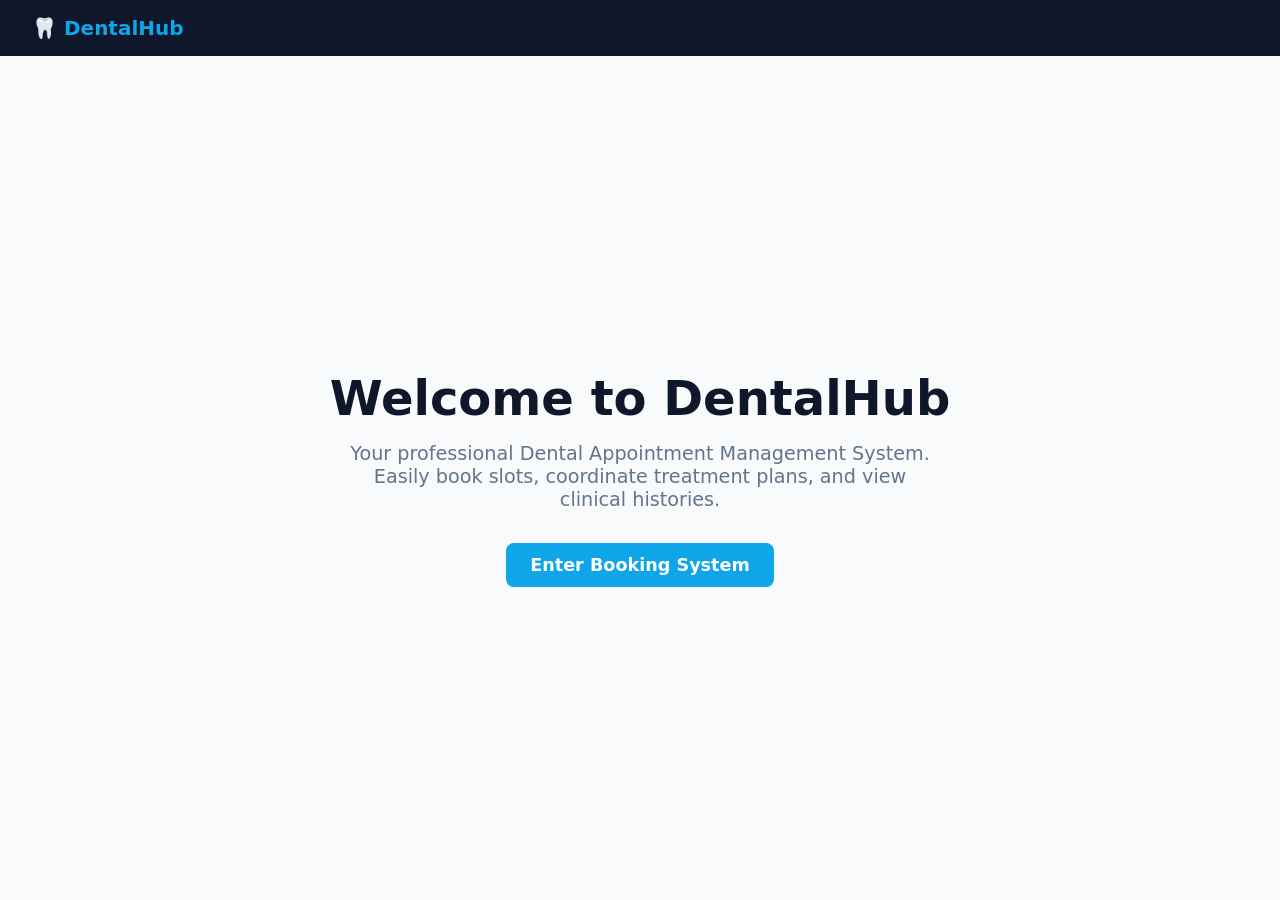
<file: src/main/resources/templates/index.html>
<!DOCTYPE html>
<html xmlns:th="http://www.thymeleaf.org">
<head>
    <meta charset="UTF-8">
    <meta name="viewport" content="width=device-width, initial-scale=1.0">
    <title>DentalHub - Welcome</title>
    <style>
        * { margin: 0; padding: 0; box-sizing: border-box; font-family: 'Inter', system-ui, sans-serif; }
        body { background-color: #f8fafc; color: #0f172a; display: flex; flex-direction: column; min-height: 100vh; }
        .navbar { background-color: #0f172a; padding: 1rem 2rem; display: flex; justify-content: space-between; align-items: center; }
        .nav-logo { font-size: 1.25rem; font-weight: 700; color: #0ea5e9; text-decoration: none; }
        .hero { flex: 1; display: flex; flex-direction: column; align-items: center; justify-content: center; text-align: center; padding: 2rem; }
        h1 { font-size: 3rem; margin-bottom: 1rem; color: #0f172a; }
        p { color: #64748b; font-size: 1.2rem; margin-bottom: 2rem; max-width: 600px; }
        .btn { background-color: #0ea5e9; color: white; padding: 0.75rem 1.5rem; border-radius: 8px; text-decoration: none; font-weight: 600; font-size: 1.1rem; transition: background-color 0.2s; }
        .btn:hover { background-color: #0284c7; }
    </style>
</head>
<body>

<nav class="navbar">
    <a href="#" class="nav-logo">🦷 DentalHub</a>
</nav>

<div class="hero">
    <h1>Welcome to DentalHub</h1>
    <p>Your professional Dental Appointment Management System. Easily book slots, coordinate treatment plans, and view clinical histories.</p>
    <a href="/appointments/book" class="btn">Enter Booking System</a>
</div>

</body>
</html>
</file>
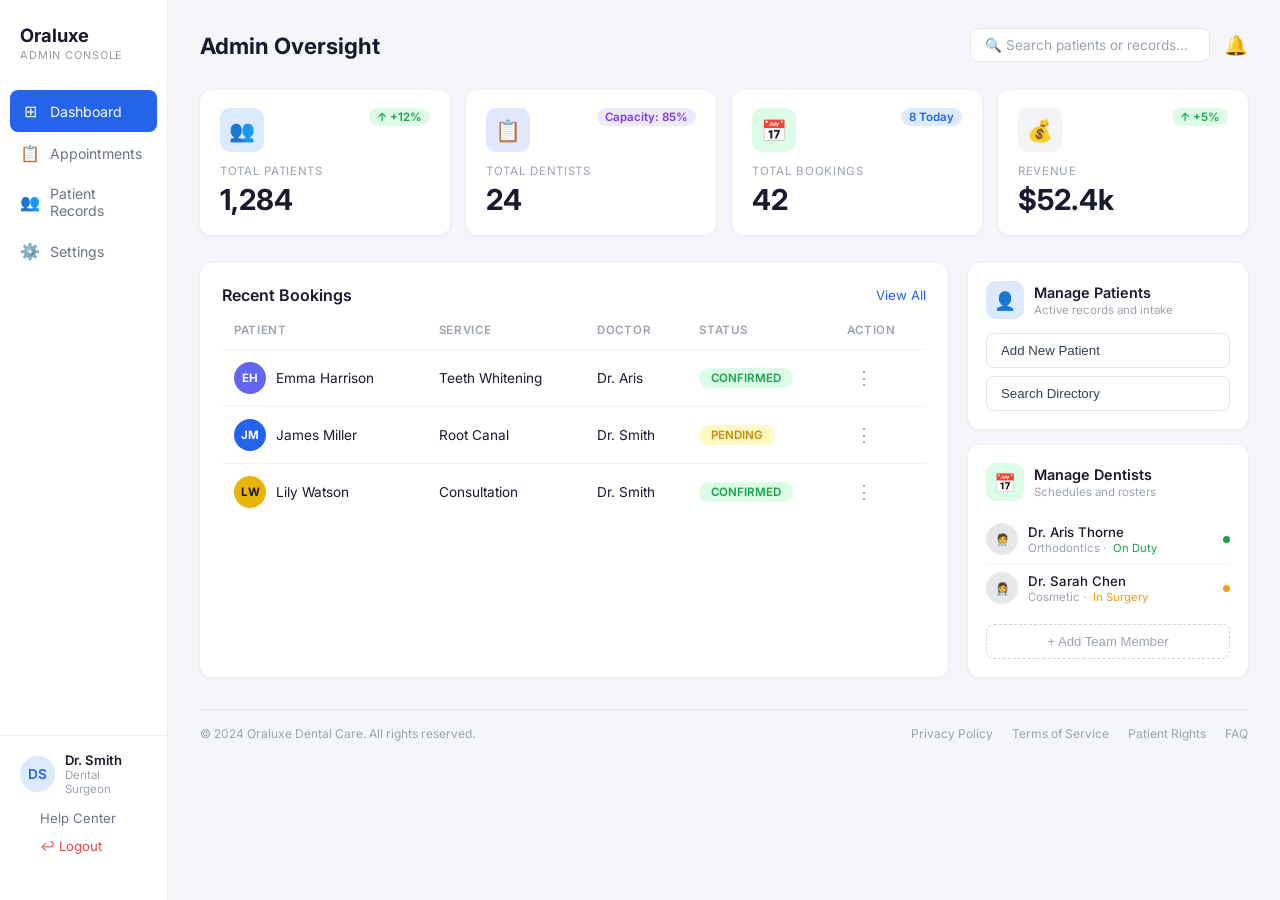
<file: src/main/resources/templates/admin-dashboard.html>
<!DOCTYPE html>
<html lang="en">
<head>
  <meta charset="UTF-8"/>
  <meta name="viewport" content="width=device-width, initial-scale=1.0"/>
  <title>Admin Oversight – Oraluxe</title>
  <style>
    @import url('https://fonts.googleapis.com/css2?family=Inter:wght@400;500;600;700&display=swap');

    * { box-sizing: border-box; margin: 0; padding: 0; }
    body { font-family: 'Inter', sans-serif; background: #f4f6f9; color: #1a1a2e; display: flex; min-height: 100vh; }

    /* ── Sidebar ── */
    .sidebar {
      width: 168px; background: #fff; border-right: 1px solid #e8ecf0;
      display: flex; flex-direction: column; padding: 24px 0; position: fixed;
      top: 0; left: 0; height: 100vh; z-index: 100;
    }
    .sidebar-logo { padding: 0 20px 28px; }
    .sidebar-logo .brand { font-size: 1.15rem; font-weight: 700; color: #1a1a2e; }
    .sidebar-logo .sub   { font-size: 0.68rem; color: #999; letter-spacing: 0.08em; text-transform: uppercase; margin-top: 2px; }

    .nav-item {
      display: flex; align-items: center; gap: 10px;
      padding: 11px 20px; font-size: 0.88rem; color: #6b7280;
      text-decoration: none; border-radius: 0; cursor: pointer;
      transition: background 0.15s, color 0.15s;
    }
    .nav-item:hover { background: #f0f4ff; color: #2563eb; }
    .nav-item.active { background: #2563eb; color: #fff; border-radius: 8px; margin: 0 10px; padding: 11px 10px; }
    .nav-item .icon { font-size: 1rem; width: 20px; text-align: center; }

    .sidebar-footer { margin-top: auto; padding: 16px 20px; border-top: 1px solid #f0f0f0; }
    .user-info { display: flex; align-items: center; gap: 10px; }
    .user-avatar { width: 36px; height: 36px; border-radius: 50%; background: #dbeafe; display: flex; align-items: center; justify-content: center; font-weight: 600; color: #2563eb; font-size: 0.85rem; overflow: hidden; }
    .user-avatar img { width: 100%; height: 100%; object-fit: cover; }
    .user-name { font-size: 0.82rem; font-weight: 600; color: #1a1a2e; }
    .user-role { font-size: 0.72rem; color: #9ca3af; }
    .sidebar-links { padding: 8px 20px 0; }
    .sidebar-links a { display: block; font-size: 0.82rem; color: #6b7280; text-decoration: none; padding: 6px 0; }
    .sidebar-links a:hover { color: #2563eb; }
    .sidebar-links a.logout { color: #ef4444; }

    /* ── Main ── */
    .main { margin-left: 168px; flex: 1; padding: 28px 32px; }

    .topbar { display: flex; justify-content: space-between; align-items: center; margin-bottom: 28px; }
    .topbar h1 { font-size: 1.4rem; font-weight: 700; color: #1a1a2e; }
    .topbar-right { display: flex; align-items: center; gap: 14px; }
    .search-bar {
      display: flex; align-items: center; gap: 8px;
      background: #fff; border: 1px solid #e5e7eb; border-radius: 8px;
      padding: 8px 14px; font-size: 0.85rem; color: #9ca3af; width: 240px;
    }
    .notif-btn { background: none; border: none; font-size: 1.2rem; cursor: pointer; color: #6b7280; }

    /* ── Stat Cards ── */
    .stats { display: grid; grid-template-columns: repeat(4, 1fr); gap: 16px; margin-bottom: 28px; }
    .stat-card {
      background: #fff; border-radius: 12px; padding: 18px 20px;
      box-shadow: 0 1px 4px rgba(0,0,0,0.06);
    }
    .stat-card-top { display: flex; justify-content: space-between; align-items: flex-start; margin-bottom: 12px; }
    .stat-icon {
      width: 44px; height: 44px; border-radius: 10px;
      display: flex; align-items: center; justify-content: center; font-size: 1.3rem;
    }
    .stat-icon.blue   { background: #dbeafe; }
    .stat-icon.indigo { background: #e0e7ff; }
    .stat-icon.green  { background: #dcfce7; }
    .stat-icon.gray   { background: #f3f4f6; }
    .stat-badge { font-size: 0.72rem; font-weight: 600; color: #16a34a; background: #dcfce7; padding: 2px 8px; border-radius: 20px; }
    .stat-badge.today { color: #2563eb; background: #dbeafe; }
    .stat-badge.cap   { color: #7c3aed; background: #ede9fe; }
    .stat-label { font-size: 0.72rem; color: #9ca3af; text-transform: uppercase; letter-spacing: 0.06em; margin-bottom: 4px; }
    .stat-value { font-size: 1.8rem; font-weight: 700; color: #1a1a2e; }

    /* ── Content Grid ── */
    .content-grid { display: grid; grid-template-columns: 1fr 280px; gap: 20px; }

    /* ── Recent Bookings ── */
    .card { background: #fff; border-radius: 12px; padding: 22px; box-shadow: 0 1px 4px rgba(0,0,0,0.06); }
    .card-header { display: flex; justify-content: space-between; align-items: center; margin-bottom: 18px; }
    .card-header h2 { font-size: 1rem; font-weight: 600; }
    .card-header a { font-size: 0.82rem; color: #2563eb; text-decoration: none; }

    table { width: 100%; border-collapse: collapse; }
    thead th { font-size: 0.72rem; color: #9ca3af; text-transform: uppercase; letter-spacing: 0.06em; padding: 0 12px 12px; text-align: left; font-weight: 600; }
    tbody td { padding: 12px; border-top: 1px solid #f3f4f6; font-size: 0.85rem; vertical-align: middle; }

    .patient-cell { display: flex; align-items: center; gap: 10px; }
    .patient-avatar {
      width: 32px; height: 32px; border-radius: 50%;
      display: flex; align-items: center; justify-content: center;
      font-size: 0.72rem; font-weight: 700; color: #fff; flex-shrink: 0;
    }
    .avatar-eh { background: #6366f1; }
    .avatar-jm { background: #2563eb; }
    .avatar-lw { background: #eab308; color: #1a1a2e; }

    .badge { display: inline-block; padding: 3px 12px; border-radius: 20px; font-size: 0.72rem; font-weight: 600; }
    .badge-confirmed { background: #dcfce7; color: #16a34a; }
    .badge-pending   { background: #fef9c3; color: #ca8a04; }
    .badge-cancelled { background: #fee2e2; color: #dc2626; }
    .badge-completed { background: #dbeafe; color: #2563eb; }

    .action-dots { background: none; border: none; font-size: 1.1rem; color: #9ca3af; cursor: pointer; padding: 4px 8px; border-radius: 4px; }
    .action-dots:hover { background: #f3f4f6; }

    /* ── Right Panel ── */
    .right-panel { display: flex; flex-direction: column; gap: 16px; }

    .manage-card { background: #fff; border-radius: 12px; padding: 18px; box-shadow: 0 1px 4px rgba(0,0,0,0.06); }
    .manage-header { display: flex; align-items: center; gap: 10px; margin-bottom: 14px; }
    .manage-icon { width: 38px; height: 38px; border-radius: 10px; display: flex; align-items: center; justify-content: center; font-size: 1.1rem; }
    .manage-icon.blue  { background: #dbeafe; }
    .manage-icon.green { background: #dcfce7; }
    .manage-title { font-size: 0.9rem; font-weight: 600; }
    .manage-sub   { font-size: 0.72rem; color: #9ca3af; margin-top: 2px; }

    .manage-btn {
      display: block; width: 100%; padding: 9px 14px; margin-bottom: 8px;
      border: 1px solid #e5e7eb; border-radius: 8px; background: #fff;
      font-size: 0.83rem; color: #374151; cursor: pointer; text-align: left;
      transition: border-color 0.15s, background 0.15s;
    }
    .manage-btn:hover { border-color: #2563eb; background: #f0f4ff; color: #2563eb; }
    .manage-btn:last-child { margin-bottom: 0; }

    .dentist-row { display: flex; align-items: center; gap: 10px; padding: 8px 0; border-bottom: 1px solid #f3f4f6; }
    .dentist-row:last-of-type { border-bottom: none; }
    .dentist-avatar { width: 32px; height: 32px; border-radius: 50%; background: #e5e7eb; display: flex; align-items: center; justify-content: center; font-size: 0.75rem; overflow: hidden; }
    .dentist-info .name { font-size: 0.83rem; font-weight: 500; }
    .dentist-info .spec { font-size: 0.72rem; color: #9ca3af; margin-top: 1px; }
    .status-dot { width: 7px; height: 7px; border-radius: 50%; margin-left: auto; flex-shrink: 0; }
    .status-dot.on-duty  { background: #16a34a; }
    .status-dot.in-surgery { background: #f59e0b; }
    .status-text { font-size: 0.7rem; margin-left: 4px; }
    .status-text.on-duty    { color: #16a34a; }
    .status-text.in-surgery { color: #f59e0b; }

    .add-member-btn {
      display: block; width: 100%; margin-top: 12px; padding: 9px;
      border: 1.5px dashed #d1d5db; border-radius: 8px; background: none;
      font-size: 0.82rem; color: #9ca3af; cursor: pointer; text-align: center;
      transition: border-color 0.15s, color 0.15s;
    }
    .add-member-btn:hover { border-color: #2563eb; color: #2563eb; }

    /* Footer */
    .footer { margin-top: 32px; padding-top: 16px; border-top: 1px solid #e5e7eb; display: flex; justify-content: space-between; font-size: 0.75rem; color: #9ca3af; }
    .footer a { color: #9ca3af; text-decoration: none; margin-left: 16px; }
    .footer a:hover { color: #2563eb; }
  </style>
</head>
<body>

<!-- Sidebar -->
<div class="sidebar">
  <div class="sidebar-logo">
    <div class="brand">Oraluxe</div>
    <div class="sub">Admin Console</div>
  </div>
  <nav>
    <a class="nav-item active" href="admin-dashboard.html">
      <span class="icon">⊞</span> Dashboard
    </a>
    <a class="nav-item" href="#">
      <span class="icon">📋</span> Appointments
    </a>
    <a class="nav-item" href="manage-users.html">
      <span class="icon">👥</span> Patient Records
    </a>
    <a class="nav-item" href="#">
      <span class="icon">⚙️</span> Settings
    </a>
  </nav>
  <div class="sidebar-footer">
    <div class="user-info">
      <div class="user-avatar">DS</div>
      <div>
        <div class="user-name">Dr. Smith</div>
        <div class="user-role">Dental Surgeon</div>
      </div>
    </div>
    <div class="sidebar-links">
      <a href="#">Help Center</a>
      <a href="index.html" class="logout">↩ Logout</a>
    </div>
  </div>
</div>

<!-- Main -->
<div class="main">
  <div class="topbar">
    <h1>Admin Oversight</h1>
    <div class="topbar-right">
      <div class="search-bar">🔍 Search patients or records...</div>
      <button class="notif-btn">🔔</button>
    </div>
  </div>

  <!-- Stats -->
  <div class="stats">
    <div class="stat-card">
      <div class="stat-card-top">
        <div class="stat-icon blue">👥</div>
        <span class="stat-badge">↑ +12%</span>
      </div>
      <div class="stat-label">Total Patients</div>
      <div class="stat-value" id="statPatients">1,284</div>
    </div>
    <div class="stat-card">
      <div class="stat-card-top">
        <div class="stat-icon indigo">📋</div>
        <span class="stat-badge cap">Capacity: 85%</span>
      </div>
      <div class="stat-label">Total Dentists</div>
      <div class="stat-value" id="statDentists">24</div>
    </div>
    <div class="stat-card">
      <div class="stat-card-top">
        <div class="stat-icon green">📅</div>
        <span class="stat-badge today">8 Today</span>
      </div>
      <div class="stat-label">Total Bookings</div>
      <div class="stat-value" id="statBookings">42</div>
    </div>
    <div class="stat-card">
      <div class="stat-card-top">
        <div class="stat-icon gray">💰</div>
        <span class="stat-badge">↑ +5%</span>
      </div>
      <div class="stat-label">Revenue</div>
      <div class="stat-value">$52.4k</div>
    </div>
  </div>

  <!-- Content Grid -->
  <div class="content-grid">

    <!-- Recent Bookings -->
    <div class="card">
      <div class="card-header">
        <h2>Recent Bookings</h2>
        <a href="#">View All</a>
      </div>
      <table>
        <thead>
          <tr>
            <th>Patient</th>
            <th>Service</th>
            <th>Doctor</th>
            <th>Status</th>
            <th>Action</th>
          </tr>
        </thead>
        <tbody id="bookingsTbody">
          <tr>
            <td><div class="patient-cell"><div class="patient-avatar avatar-eh">EH</div>Emma Harrison</div></td>
            <td>Teeth Whitening</td>
            <td>Dr. Aris</td>
            <td><span class="badge badge-confirmed">CONFIRMED</span></td>
            <td><button class="action-dots">⋮</button></td>
          </tr>
          <tr>
            <td><div class="patient-cell"><div class="patient-avatar avatar-jm">JM</div>James Miller</div></td>
            <td>Root Canal</td>
            <td>Dr. Smith</td>
            <td><span class="badge badge-pending">PENDING</span></td>
            <td><button class="action-dots">⋮</button></td>
          </tr>
          <tr>
            <td><div class="patient-cell"><div class="patient-avatar avatar-lw">LW</div>Lily Watson</div></td>
            <td>Consultation</td>
            <td>Dr. Smith</td>
            <td><span class="badge badge-confirmed">CONFIRMED</span></td>
            <td><button class="action-dots">⋮</button></td>
          </tr>
        </tbody>
      </table>
    </div>

    <!-- Right Panel -->
    <div class="right-panel">

      <!-- Manage Patients -->
      <div class="manage-card">
        <div class="manage-header">
          <div class="manage-icon blue">👤</div>
          <div>
            <div class="manage-title">Manage Patients</div>
            <div class="manage-sub">Active records and intake</div>
          </div>
        </div>
        <button class="manage-btn" onclick="location.href='manage-users.html'">Add New Patient</button>
        <button class="manage-btn" onclick="location.href='manage-users.html'">Search Directory</button>
      </div>

      <!-- Manage Dentists -->
      <div class="manage-card">
        <div class="manage-header">
          <div class="manage-icon green">📅</div>
          <div>
            <div class="manage-title">Manage Dentists</div>
            <div class="manage-sub">Schedules and rosters</div>
          </div>
        </div>
        <div id="dentistRoster">
          <div class="dentist-row">
            <div class="dentist-avatar">🧑‍⚕️</div>
            <div class="dentist-info">
              <div class="name">Dr. Aris Thorne</div>
              <div class="spec">Orthodontics · <span class="status-text on-duty">On Duty</span></div>
            </div>
            <div class="status-dot on-duty"></div>
          </div>
          <div class="dentist-row">
            <div class="dentist-avatar">👩‍⚕️</div>
            <div class="dentist-info">
              <div class="name">Dr. Sarah Chen</div>
              <div class="spec">Cosmetic · <span class="status-text in-surgery">In Surgery</span></div>
            </div>
            <div class="status-dot in-surgery"></div>
          </div>
        </div>
        <button class="add-member-btn" onclick="location.href='manage-schedules.html'">+ Add Team Member</button>
      </div>

    </div>
  </div>

  <div class="footer">
    <span>© 2024 Oraluxe Dental Care. All rights reserved.</span>
    <div>
      <a href="#">Privacy Policy</a>
      <a href="#">Terms of Service</a>
      <a href="#">Patient Rights</a>
      <a href="#">FAQ</a>
    </div>
  </div>
</div>

<script>
  const API = 'http://localhost:8080/api';

  async function loadStats() {
    try {
      const [dentists, admins] = await Promise.all([
        fetch(`${API}/admins/manage/dentists`).then(r => r.json()),
        fetch(`${API}/admins`).then(r => r.json())
      ]);
      document.getElementById('statDentists').textContent = dentists.length;
    } catch(e) { console.log('API not available, showing sample data'); }
  }

  loadStats();
</script>
</body>
</html>
</file>
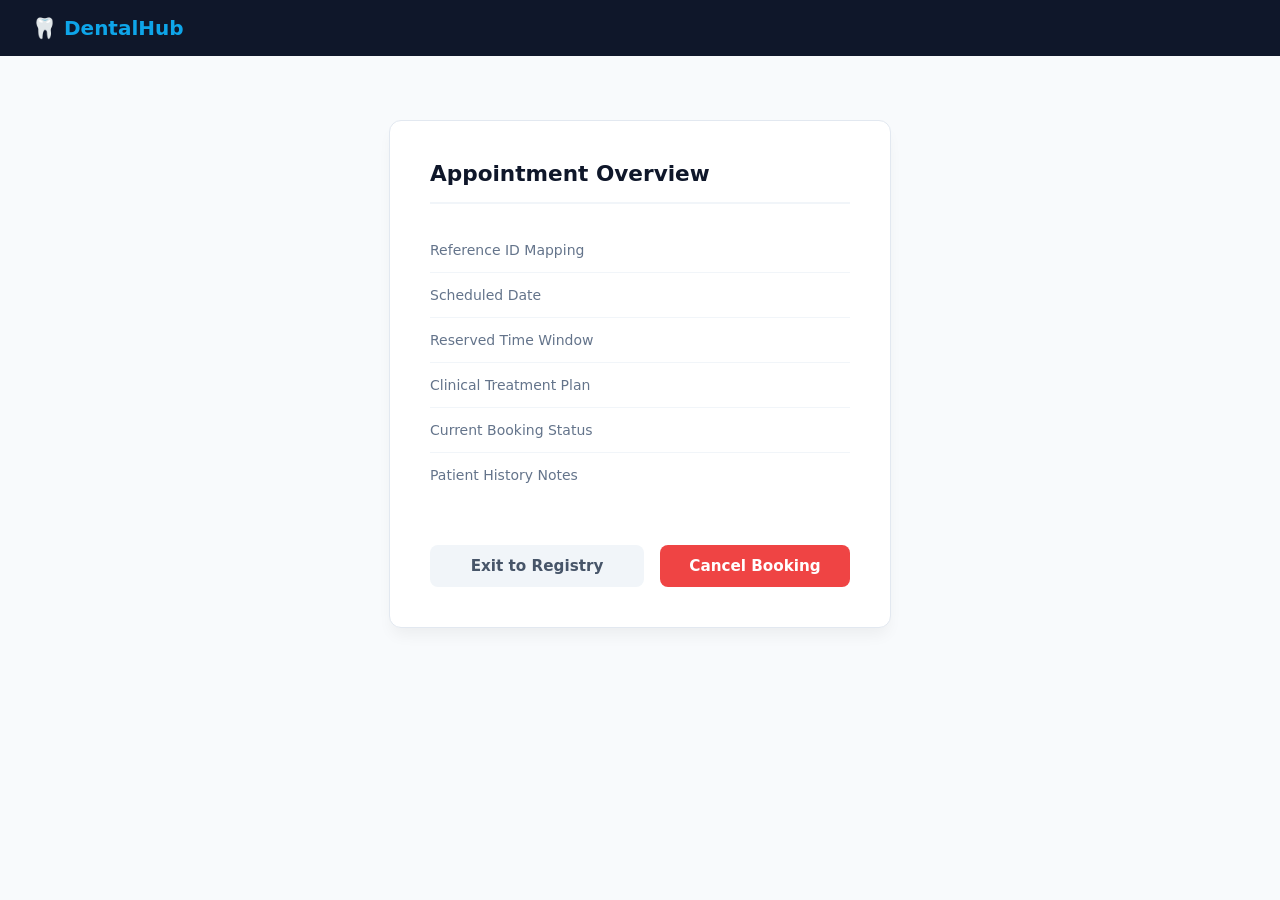
<file: src/main/resources/templates/appointment-details.html>
<!DOCTYPE html>
<html xmlns:th="http://www.thymeleaf.org">
<head>
    <meta charset="UTF-8">
    <meta name="viewport" content="width=device-width, initial-scale=1.0">
    <title>Appointment Details</title>
    <style>
        * { margin: 0; padding: 0; box-sizing: border-box; font-family: 'Inter', system-ui, sans-serif; }
        body { background-color: #f8fafc; color: #1e293b; min-height: 100vh; }

        .navbar { background-color: #0f172a; padding: 1rem 2rem; display: flex; justify-content: space-between; align-items: center; color: white; }
        .nav-logo { font-size: 1.25rem; font-weight: 700; color: #0ea5e9; text-decoration: none; }
        .nav-links a { color: #94a3b8; text-decoration: none; margin-left: 1.5rem; font-size: 0.95rem; }

        .page-container { max-width: 550px; margin: 4rem auto; padding: 0 1.5rem; }
        .detail-card { background: white; border-radius: 12px; padding: 2.5rem; box-shadow: 0 10px 15px -3px rgb(0 0 0 / 0.05); border: 1px solid #e2e8f0; }

        h2 { font-size: 1.35rem; color: #0f172a; margin-bottom: 1.5rem; font-weight: 700; border-bottom: 2px solid #f1f5f9; padding-bottom: 1rem; }

        .meta-data-row { display: flex; justify-content: space-between; align-items: center; padding: 0.875rem 0; border-bottom: 1px solid #f1f5f9; }
        .meta-label { font-size: 0.875rem; color: #64748b; font-weight: 500; }
        .meta-value { font-size: 0.95rem; color: #0f172a; font-weight: 600; text-align: right; }

        .action-row { margin-top: 2.5rem; display: flex; gap: 1rem; }
        .btn-return { flex: 1; text-align: center; padding: 0.75rem; background-color: #f1f5f9; color: #475569; text-decoration: none; border-radius: 8px; font-weight: 600; font-size: 0.95rem; transition: background-color 0.2s; }
        .btn-return:hover { background-color: #e2e8f0; }

        .cancel-form-wrapper { flex: 1; }
        .btn-trigger-cancel { width: 100%; padding: 0.75rem; background-color: #ef4444; color: white; border: none; border-radius: 8px; font-weight: 600; font-size: 0.95rem; cursor: pointer; transition: background-color 0.2s; }
        .btn-trigger-cancel:hover { background-color: #dc2626; }
    </style>
</head>
<body>

<nav class="navbar">
    <a href="#" class="nav-logo">🦷 DentalHub</a>
</nav>

<div class="page-container">
    <div class="detail-card" th:if="${appointment != null}">
        <h2>Appointment Overview</h2>

        <div class="meta-data-row">
            <span class="meta-label">Reference ID Mapping</span>
            <span class="meta-value" th:text="'# ' + ${appointment.appointmentId}"></span>
        </div>
        <div class="meta-data-row">
            <span class="meta-label">Scheduled Date</span>
            <span class="meta-value" th:text="${appointment.appointmentDate}"></span>
        </div>
        <div class="meta-data-row">
            <span class="meta-label">Reserved Time Window</span>
            <span class="meta-value" th:text="${appointment.appointmentTime}"></span>
        </div>
        <div class="meta-data-row">
            <span class="meta-label">Clinical Treatment Plan</span>
            <span class="meta-value" th:text="${appointment.treatmentType}"></span>
        </div>
        <div class="meta-data-row">
            <span class="meta-label">Current Booking Status</span>
            <span class="meta-value" style="color: #d97706;" th:text="${appointment.status}"></span>
        </div>
        <div class="meta-data-row" style="flex-direction: column; align-items: flex-start; gap: 0.5rem; border-bottom: none;">
            <span class="meta-label">Patient History Notes</span>
            <p class="meta-value" style="text-align: left; font-weight: 400; color: #475569; font-size: 0.9rem;"
               th:text="${appointment.notes != null && !appointment.notes.isEmpty() ? appointment.notes : 'No specific treatment notes added by user.'}"></p>
        </div>

        <div class="action-row">
            <a th:href="@{/appointments/history(patientId=${appointment.patientId})}" class="btn-return">Exit to Registry</a>

            <div class="cancel-form-wrapper">
                <form th:action="@{/appointments/cancel}" method="post" onsubmit="return confirm('Confirm cancellation? This slot will instantly be made available to other dental patients.');">
                    <input type="hidden" name="id" th:value="${appointment.appointmentId}" />
                    <input type="hidden" name="patientId" th:value="${appointment.patientId}" />
                    <button type="submit" class="btn-trigger-cancel">Cancel Booking</button>
                </form>
            </div>
        </div>
    </div>
</div>

</body>
</html>
</file>
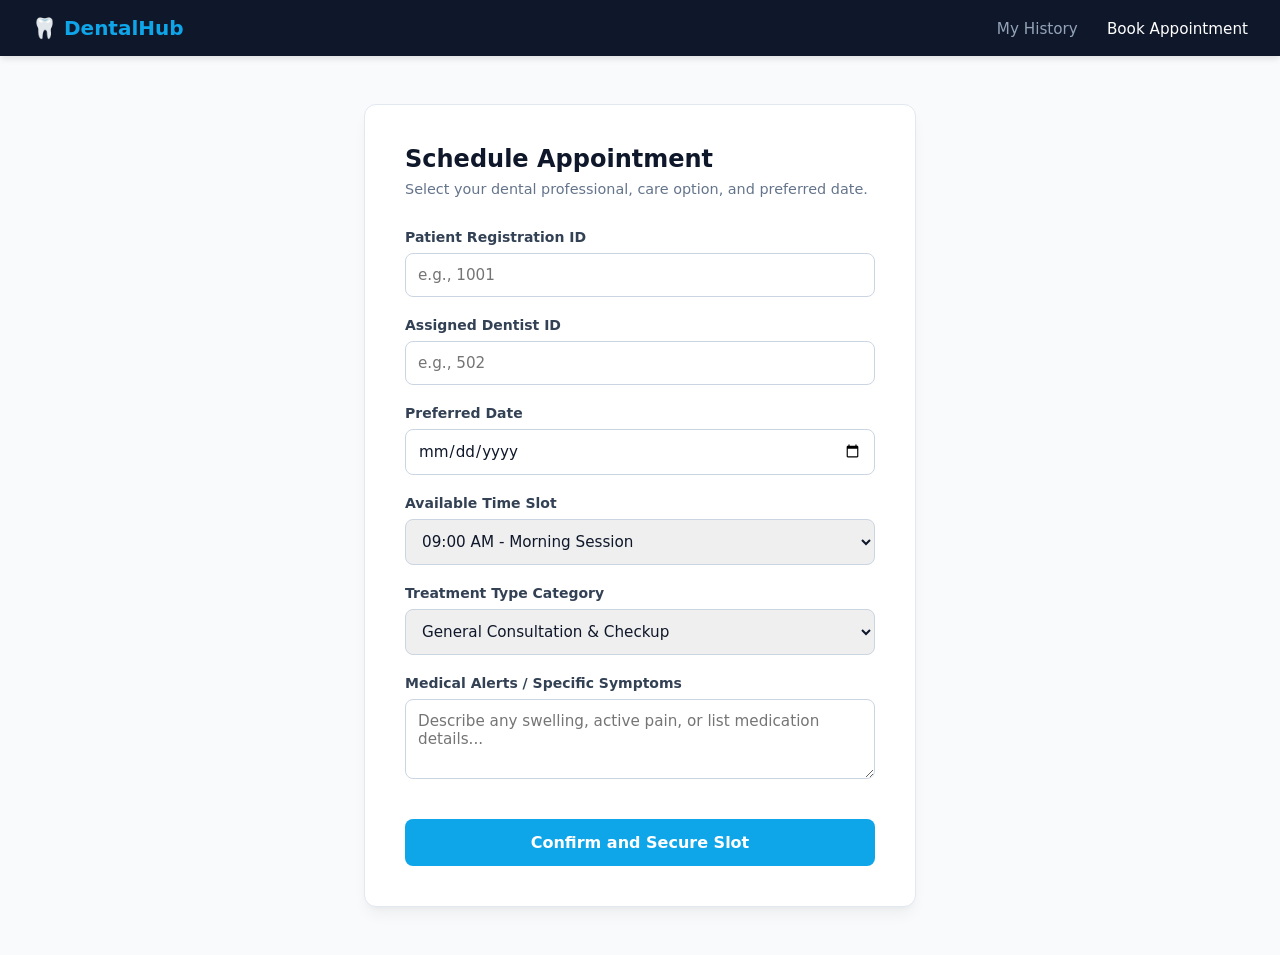
<file: src/main/resources/templates/booking.html>
<!DOCTYPE html>
<html xmlns:th="http://www.thymeleaf.org">
<head>
    <meta charset="UTF-8">
    <meta name="viewport" content="width=device-width, initial-scale=1.0">
    <title>DentalHub - Book Appointment</title>
    <style>
        * { margin: 0; padding: 0; box-sizing: border-box; font-family: 'Inter', system-ui, sans-serif; }
        body { background-color: #f8fafc; color: #1e293b; min-height: 100vh; }

        /* Shared Navigation Header */
        .navbar { background-color: #0f172a; padding: 1rem 2rem; display: flex; justify-content: space-between; align-items: center; color: white; box-shadow: 0 4px 6px -1px rgb(0 0 0 / 0.1); }
        .nav-logo { font-size: 1.25rem; font-weight: 700; color: #0ea5e9; text-decoration: none; display: flex; align-items: center; gap: 0.5rem; }
        .nav-links a { color: #94a3b8; text-decoration: none; margin-left: 1.5rem; font-size: 0.95rem; font-weight: 500; transition: color 0.2s; }
        .nav-links a:hover, .nav-links a.active { color: white; }

        /* Main View Wrapper */
        .page-container { max-width: 600px; margin: 3rem auto; padding: 0 1.5rem; }
        .card { background: white; border-radius: 12px; padding: 2.5rem; box-shadow: 0 10px 15px -3px rgb(0 0 0 / 0.05), 0 4px 6px -4px rgb(0 0 0 / 0.05); border: 1px solid #e2e8f0; }
        h2 { font-size: 1.5rem; color: #0f172a; margin-bottom: 0.5rem; font-weight: 700; }
        .subtitle { color: #64748b; font-size: 0.9rem; margin-bottom: 2rem; }

        /* Form Components */
        .form-group { margin-bottom: 1.25rem; }
        label { display: block; margin-bottom: 0.5rem; font-size: 0.875rem; font-weight: 600; color: #334155; }
        input, select, textarea { width: 100%; padding: 0.75rem; border: 1px solid #cbd5e1; border-radius: 8px; font-size: 0.95rem; color: #0f172a; transition: border-color 0.2s; outline: none; }
        input:focus, select:focus, textarea:focus { border-color: #0ea5e9; box-shadow: 0 0 0 3px rgba(14, 165, 233, 0.15); }
        textarea { resize: vertical; }

        .btn-submit { width: 100%; padding: 0.875rem; background-color: #0ea5e9; color: white; border: none; border-radius: 8px; font-size: 1rem; font-weight: 600; cursor: pointer; margin-top: 1rem; transition: background-color 0.2s; }
        .btn-submit:hover { background-color: #0284c7; }
    </style>
</head>
<body>

<nav class="navbar">
    <a href="#" class="nav-logo">🦷 DentalHub</a>
    <div class="nav-links">
        <a href="/appointments/history?patientId=1">My History</a>
        <a href="/appointments/book" class="active">Book Appointment</a>
    </div>
</nav>

<div class="page-container">
    <div class="card">
        <h2>Schedule Appointment</h2>
        <p class="subtitle">Select your dental professional, care option, and preferred date.</p>

        <form th:action="@{/appointments/book}" th:object="${appointment}" method="post">
            <div class="form-group">
                <label>Patient Registration ID</label>
                <input type="number" th:field="*{patientId}" placeholder="e.g., 1001" required />
            </div>

            <div class="form-group">
                <label>Assigned Dentist ID</label>
                <input type="number" th:field="*{dentistId}" placeholder="e.g., 502" required />
            </div>

            <div class="form-group">
                <label>Preferred Date</label>
                <input type="date" th:field="*{appointmentDate}" required />
            </div>

            <div class="form-group">
                <label>Available Time Slot</label>
                <select th:field="*{appointmentTime}">
                    <option value="09:00 AM">09:00 AM - Morning Session</option>
                    <option value="10:30 AM">10:30 AM - Morning Session</option>
                    <option value="02:00 PM">02:00 PM - Afternoon Session</option>
                    <option value="03:30 PM">03:30 PM - Evening Session</option>
                </select>
            </div>

            <div class="form-group">
                <label>Treatment Type Category</label>
                <select th:field="*{treatmentType}">
                    <option value="CHECKUP">General Consultation & Checkup</option>
                    <option value="SCALING">Dental Scaling & Polishing</option>
                    <option value="FILLING">Composite Cavity Filling</option>
                    <option value="EXTRACTION">Tooth Extraction Procedure</option>
                </select>
            </div>

            <div class="form-group">
                <label>Medical Alerts / Specific Symptoms</label>
                <textarea th:field="*{notes}" rows="3" placeholder="Describe any swelling, active pain, or list medication details..."></textarea>
            </div>

            <button type="submit" class="btn-submit">Confirm and Secure Slot</button>
        </form>
    </div>
</div>

</body>
</html>
</file>
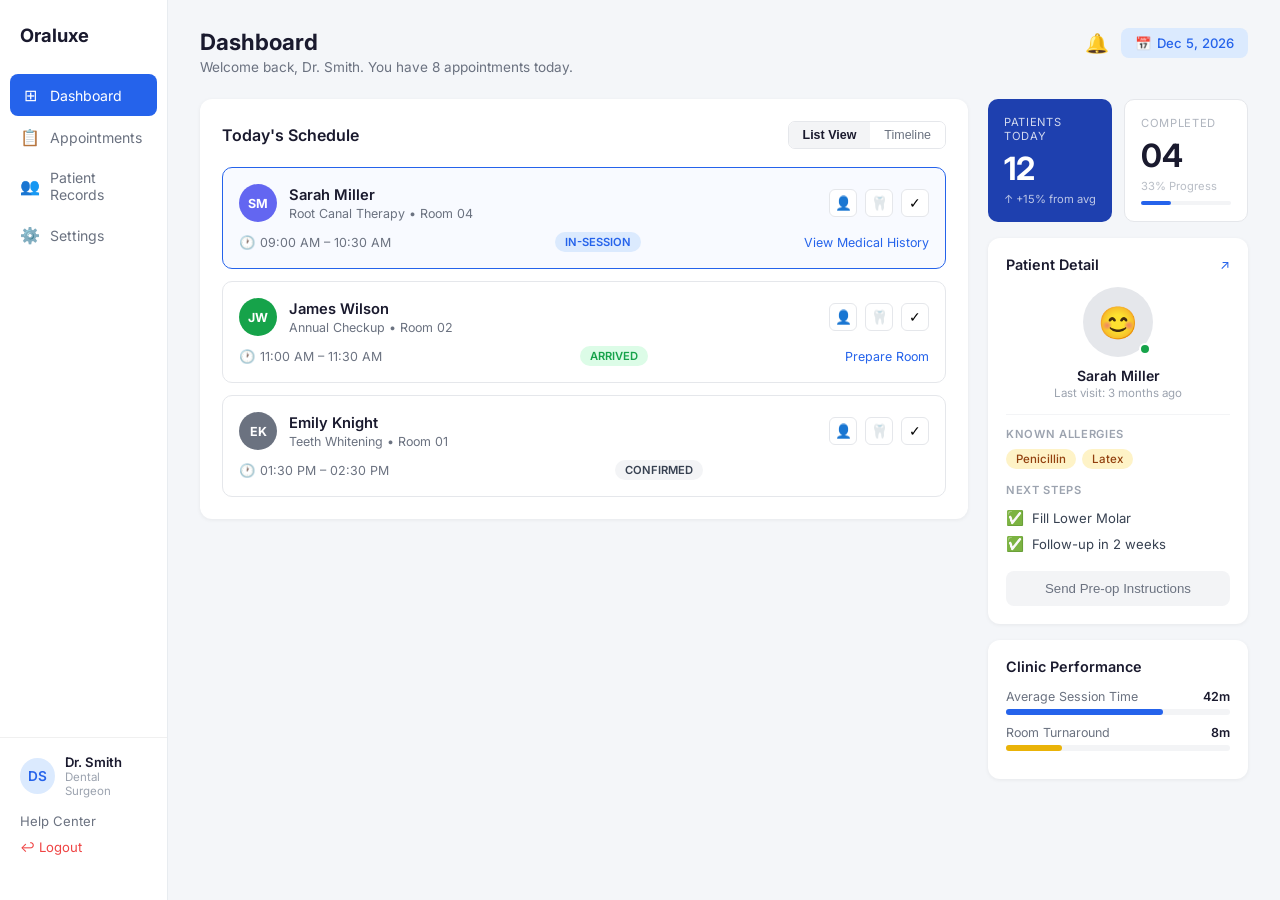
<file: src/main/resources/templates/dentist-dashboard.html>
<!DOCTYPE html>
<html lang="en">
<head>
  <meta charset="UTF-8"/>
  <meta name="viewport" content="width=device-width, initial-scale=1.0"/>
  <title>Dentist Dashboard – Oraluxe</title>
  <style>
    @import url('https://fonts.googleapis.com/css2?family=Inter:wght@400;500;600;700&display=swap');

    * { box-sizing: border-box; margin: 0; padding: 0; }
    body { font-family: 'Inter', sans-serif; background: #f4f6f9; color: #1a1a2e; display: flex; min-height: 100vh; }

    /* ── Sidebar ── */
    .sidebar {
      width: 168px; background: #fff; border-right: 1px solid #e8ecf0;
      display: flex; flex-direction: column; padding: 24px 0; position: fixed;
      top: 0; left: 0; height: 100vh; z-index: 100;
    }
    .sidebar-logo { padding: 0 20px 28px; }
    .sidebar-logo .brand { font-size: 1.15rem; font-weight: 700; color: #1a1a2e; }

    .nav-item {
      display: flex; align-items: center; gap: 10px;
      padding: 11px 20px; font-size: 0.88rem; color: #6b7280;
      text-decoration: none; cursor: pointer; transition: background 0.15s, color 0.15s;
    }
    .nav-item:hover { background: #f0f4ff; color: #2563eb; }
    .nav-item.active { background: #2563eb; color: #fff; border-radius: 8px; margin: 0 10px; padding: 11px 10px; }
    .nav-item .icon { font-size: 1rem; width: 20px; text-align: center; }

    .sidebar-footer { margin-top: auto; padding: 16px 20px; border-top: 1px solid #f0f0f0; }
    .user-info { display: flex; align-items: center; gap: 10px; margin-bottom: 10px; }
    .user-avatar { width: 36px; height: 36px; border-radius: 50%; background: #dbeafe; display: flex; align-items: center; justify-content: center; font-weight: 600; color: #2563eb; font-size: 0.85rem; }
    .user-name { font-size: 0.82rem; font-weight: 600; color: #1a1a2e; }
    .user-role { font-size: 0.72rem; color: #9ca3af; }
    .sidebar-links a { display: block; font-size: 0.82rem; color: #6b7280; text-decoration: none; padding: 5px 0; }
    .sidebar-links a.logout { color: #ef4444; }

    /* ── Main ── */
    .main { margin-left: 168px; flex: 1; padding: 28px 32px; }

    .topbar { display: flex; justify-content: space-between; align-items: flex-start; margin-bottom: 24px; }
    .topbar-left h1 { font-size: 1.4rem; font-weight: 700; }
    .topbar-left p  { font-size: 0.85rem; color: #6b7280; margin-top: 4px; }
    .topbar-right { display: flex; align-items: center; gap: 12px; }
    .date-badge {
      display: flex; align-items: center; gap: 6px;
      background: #dbeafe; color: #2563eb; border-radius: 8px;
      padding: 7px 14px; font-size: 0.82rem; font-weight: 500;
    }
    .notif-btn { background: none; border: none; font-size: 1.2rem; cursor: pointer; color: #6b7280; }

    /* ── Content Grid ── */
    .content-grid { display: grid; grid-template-columns: 1fr 260px; gap: 20px; }

    /* ── Schedule ── */
    .card { background: #fff; border-radius: 12px; padding: 22px; box-shadow: 0 1px 4px rgba(0,0,0,0.06); }
    .schedule-header { display: flex; justify-content: space-between; align-items: center; margin-bottom: 18px; }
    .schedule-header h2 { font-size: 1rem; font-weight: 600; }
    .view-toggle { display: flex; gap: 0; border: 1px solid #e5e7eb; border-radius: 7px; overflow: hidden; }
    .view-btn { padding: 6px 14px; border: none; background: #fff; font-size: 0.78rem; color: #6b7280; cursor: pointer; }
    .view-btn.active { background: #f3f4f6; color: #1a1a2e; font-weight: 600; }

    /* Appointment cards */
    .appt-card {
      border: 1px solid #e5e7eb; border-radius: 10px; padding: 16px;
      margin-bottom: 12px; transition: box-shadow 0.15s;
    }
    .appt-card:last-child { margin-bottom: 0; }
    .appt-card.active-session { border-color: #2563eb; background: #f8faff; }
    .appt-card-top { display: flex; align-items: center; gap: 12px; }
    .appt-avatar {
      width: 38px; height: 38px; border-radius: 50%;
      display: flex; align-items: center; justify-content: center;
      font-size: 0.78rem; font-weight: 700; color: #fff; flex-shrink: 0;
    }
    .av-sm { background: #6366f1; }
    .av-jw { background: #16a34a; }
    .av-ek { background: #6b7280; }

    .appt-name { font-size: 0.92rem; font-weight: 600; }
    .appt-service { font-size: 0.78rem; color: #6b7280; margin-top: 2px; }
    .appt-actions { margin-left: auto; display: flex; gap: 8px; }
    .appt-action-btn { width: 28px; height: 28px; border-radius: 6px; border: 1px solid #e5e7eb; background: #fff; cursor: pointer; font-size: 0.85rem; display: flex; align-items: center; justify-content: center; }
    .appt-action-btn:hover { border-color: #2563eb; background: #f0f4ff; }

    .appt-card-bottom { display: flex; align-items: center; justify-content: space-between; margin-top: 10px; }
    .appt-time { display: flex; align-items: center; gap: 5px; font-size: 0.78rem; color: #6b7280; }
    .appt-time .icon { font-size: 0.82rem; }

    .status-badge { display: inline-block; padding: 3px 10px; border-radius: 20px; font-size: 0.7rem; font-weight: 600; }
    .status-in-session { background: #dbeafe; color: #2563eb; }
    .status-arrived    { background: #dcfce7; color: #16a34a; }
    .status-confirmed  { background: #f3f4f6; color: #374151; }

    .appt-link { font-size: 0.78rem; color: #2563eb; text-decoration: none; }
    .appt-link:hover { text-decoration: underline; }

    /* ── Right Panel ── */
    .right-panel { display: flex; flex-direction: column; gap: 16px; }

    /* Mini stat cards */
    .mini-stats { display: grid; grid-template-columns: 1fr 1fr; gap: 12px; }
    .mini-card { border-radius: 10px; padding: 16px; }
    .mini-card.dark  { background: #1e40af; color: #fff; }
    .mini-card.light { background: #fff; border: 1px solid #e5e7eb; }
    .mini-label { font-size: 0.7rem; text-transform: uppercase; letter-spacing: 0.06em; opacity: 0.8; margin-bottom: 6px; }
    .mini-value { font-size: 2rem; font-weight: 700; }
    .mini-sub   { font-size: 0.7rem; opacity: 0.7; margin-top: 4px; }
    .mini-card.light .mini-label { color: #9ca3af; }
    .mini-card.light .mini-value { color: #1a1a2e; }
    .mini-card.light .mini-sub   { color: #9ca3af; }

    .progress-bar-wrap { margin-top: 8px; background: rgba(255,255,255,0.3); border-radius: 4px; height: 4px; }
    .progress-bar { height: 4px; border-radius: 4px; background: #fff; }

    /* Patient detail card */
    .patient-detail-card { background: #fff; border-radius: 12px; padding: 18px; box-shadow: 0 1px 4px rgba(0,0,0,0.06); }
    .pd-header { display: flex; justify-content: space-between; align-items: center; margin-bottom: 14px; }
    .pd-header h3 { font-size: 0.9rem; font-weight: 600; }
    .pd-header a { font-size: 0.8rem; color: #2563eb; text-decoration: none; }
    .pd-photo { width: 70px; height: 70px; border-radius: 50%; background: #e5e7eb; margin: 0 auto 10px; display: flex; align-items: center; justify-content: center; font-size: 2rem; position: relative; }
    .pd-online { width: 12px; height: 12px; background: #16a34a; border-radius: 50%; border: 2px solid #fff; position: absolute; bottom: 2px; right: 2px; }
    .pd-name { text-align: center; font-size: 0.88rem; font-weight: 600; margin-bottom: 2px; }
    .pd-last { text-align: center; font-size: 0.72rem; color: #9ca3af; margin-bottom: 14px; }
    .pd-divider { border: none; border-top: 1px solid #f3f4f6; margin: 12px 0; }

    .pd-section-label { font-size: 0.7rem; text-transform: uppercase; letter-spacing: 0.06em; color: #9ca3af; font-weight: 600; margin-bottom: 8px; }
    .allergy-tags { display: flex; gap: 6px; flex-wrap: wrap; }
    .allergy-tag { padding: 3px 10px; background: #fef3c7; color: #92400e; border-radius: 20px; font-size: 0.72rem; font-weight: 500; }

    .next-steps { margin-top: 12px; }
    .next-step-item { display: flex; align-items: center; gap: 8px; font-size: 0.82rem; color: #374151; padding: 4px 0; }
    .step-check { color: #2563eb; font-size: 0.9rem; }

    .send-btn {
      display: block; width: 100%; margin-top: 14px; padding: 10px;
      background: #f3f4f6; border: none; border-radius: 8px;
      font-size: 0.83rem; color: #6b7280; cursor: pointer; text-align: center;
      transition: background 0.15s;
    }
    .send-btn:hover { background: #e5e7eb; }

    /* Clinic Performance */
    .perf-card { background: #fff; border-radius: 12px; padding: 18px; box-shadow: 0 1px 4px rgba(0,0,0,0.06); }
    .perf-card h3 { font-size: 0.9rem; font-weight: 600; margin-bottom: 14px; }
    .perf-row { margin-bottom: 10px; }
    .perf-row-top { display: flex; justify-content: space-between; font-size: 0.78rem; color: #6b7280; margin-bottom: 5px; }
    .perf-row-top span:last-child { font-weight: 600; color: #1a1a2e; }
    .perf-bar-bg { height: 6px; background: #f3f4f6; border-radius: 4px; }
    .perf-bar { height: 6px; border-radius: 4px; }
    .perf-bar.blue   { background: #2563eb; }
    .perf-bar.yellow { background: #eab308; }
  </style>
</head>
<body>

<!-- Sidebar -->
<div class="sidebar">
  <div class="sidebar-logo">
    <div class="brand">Oraluxe</div>
  </div>
  <nav>
    <a class="nav-item active" href="dentist-dashboard.html">
      <span class="icon">⊞</span> Dashboard
    </a>
    <a class="nav-item" href="#">
      <span class="icon">📋</span> Appointments
    </a>
    <a class="nav-item" href="#">
      <span class="icon">👥</span> Patient Records
    </a>
    <a class="nav-item" href="#">
      <span class="icon">⚙️</span> Settings
    </a>
  </nav>
  <div class="sidebar-footer">
    <div class="user-info">
      <div class="user-avatar">DS</div>
      <div>
        <div class="user-name">Dr. Smith</div>
        <div class="user-role">Dental Surgeon</div>
      </div>
    </div>
    <div class="sidebar-links">
      <a href="#">Help Center</a>
      <a href="index.html" class="logout">↩ Logout</a>
    </div>
  </div>
</div>

<!-- Main -->
<div class="main">
  <div class="topbar">
    <div class="topbar-left">
      <h1>Dashboard</h1>
      <p id="welcomeMsg">Welcome back, Dr. Smith. You have 8 appointments today.</p>
    </div>
    <div class="topbar-right">
      <button class="notif-btn">🔔</button>
      <div class="date-badge">📅 <span id="todayDate">Oct 24, 2024</span></div>
    </div>
  </div>

  <div class="content-grid">

    <!-- Left: Schedule -->
    <div>
      <div class="card">
        <div class="schedule-header">
          <h2>Today's Schedule</h2>
          <div class="view-toggle">
            <button class="view-btn active">List View</button>
            <button class="view-btn">Timeline</button>
          </div>
        </div>

        <div id="appointmentsList">
          <!-- Card 1 — In Session -->
          <div class="appt-card active-session">
            <div class="appt-card-top">
              <div class="appt-avatar av-sm">SM</div>
              <div>
                <div class="appt-name">Sarah Miller</div>
                <div class="appt-service">Root Canal Therapy • Room 04</div>
              </div>
              <div class="appt-actions">
                <button class="appt-action-btn" title="Patient info">👤</button>
                <button class="appt-action-btn" title="Treatment">🦷</button>
                <button class="appt-action-btn" onclick="updateStatus(1,'COMPLETED')" title="Complete">✓</button>
              </div>
            </div>
            <div class="appt-card-bottom">
              <div class="appt-time"><span class="icon">🕐</span> 09:00 AM – 10:30 AM</div>
              <span class="status-badge status-in-session">IN-SESSION</span>
              <a class="appt-link" href="#">View Medical History</a>
            </div>
          </div>

          <!-- Card 2 — Arrived -->
          <div class="appt-card">
            <div class="appt-card-top">
              <div class="appt-avatar av-jw">JW</div>
              <div>
                <div class="appt-name">James Wilson</div>
                <div class="appt-service">Annual Checkup • Room 02</div>
              </div>
              <div class="appt-actions">
                <button class="appt-action-btn">👤</button>
                <button class="appt-action-btn">🦷</button>
                <button class="appt-action-btn" onclick="updateStatus(2,'COMPLETED')">✓</button>
              </div>
            </div>
            <div class="appt-card-bottom">
              <div class="appt-time"><span class="icon">🕐</span> 11:00 AM – 11:30 AM</div>
              <span class="status-badge status-arrived">ARRIVED</span>
              <a class="appt-link" href="#">Prepare Room</a>
            </div>
          </div>

          <!-- Card 3 — Confirmed -->
          <div class="appt-card">
            <div class="appt-card-top">
              <div class="appt-avatar av-ek">EK</div>
              <div>
                <div class="appt-name">Emily Knight</div>
                <div class="appt-service">Teeth Whitening • Room 01</div>
              </div>
              <div class="appt-actions">
                <button class="appt-action-btn">👤</button>
                <button class="appt-action-btn">🦷</button>
                <button class="appt-action-btn" onclick="updateStatus(3,'COMPLETED')">✓</button>
              </div>
            </div>
            <div class="appt-card-bottom">
              <div class="appt-time"><span class="icon">🕐</span> 01:30 PM – 02:30 PM</div>
              <span class="status-badge status-confirmed">CONFIRMED</span>
              <a class="appt-link" href="#"></a>
            </div>
          </div>
        </div>
      </div>
    </div>

    <!-- Right Panel -->
    <div class="right-panel">

      <!-- Mini stats -->
      <div class="mini-stats">
        <div class="mini-card dark">
          <div class="mini-label">Patients Today</div>
          <div class="mini-value" id="patientsToday">12</div>
          <div class="mini-sub">↑ +15% from avg</div>
        </div>
        <div class="mini-card light">
          <div class="mini-label">Completed</div>
          <div class="mini-value" id="completedCount">04</div>
          <div class="mini-sub" id="progressText">33% Progress</div>
          <div class="progress-bar-wrap" style="background:#f3f4f6;">
            <div class="progress-bar" style="background:#2563eb;width:33%;"></div>
          </div>
        </div>
      </div>

      <!-- Patient Detail -->
      <div class="patient-detail-card">
        <div class="pd-header">
          <h3>Patient Detail</h3>
          <a href="#">↗</a>
        </div>
        <div class="pd-photo">😊<div class="pd-online"></div></div>
        <div class="pd-name">Sarah Miller</div>
        <div class="pd-last">Last visit: 3 months ago</div>
        <hr class="pd-divider"/>

        <div class="pd-section-label">Known Allergies</div>
        <div class="allergy-tags">
          <span class="allergy-tag">Penicillin</span>
          <span class="allergy-tag">Latex</span>
        </div>

        <div class="next-steps" style="margin-top:14px;">
          <div class="pd-section-label">Next Steps</div>
          <div class="next-step-item"><span class="step-check">✅</span> Fill Lower Molar</div>
          <div class="next-step-item"><span class="step-check">✅</span> Follow-up in 2 weeks</div>
        </div>

        <button class="send-btn">Send Pre-op Instructions</button>
      </div>

      <!-- Clinic Performance -->
      <div class="perf-card">
        <h3>Clinic Performance</h3>
        <div class="perf-row">
          <div class="perf-row-top"><span>Average Session Time</span><span>42m</span></div>
          <div class="perf-bar-bg"><div class="perf-bar blue" style="width:70%;"></div></div>
        </div>
        <div class="perf-row">
          <div class="perf-row-top"><span>Room Turnaround</span><span>8m</span></div>
          <div class="perf-bar-bg"><div class="perf-bar yellow" style="width:25%;"></div></div>
        </div>
      </div>

    </div>
  </div>
</div>

<script>
  const API = 'http://localhost:8080/api';
  const DENTIST_ID = sessionStorage.getItem('dentistId') || 1;

  // Set today's date
  const today = new Date();
  document.getElementById('todayDate').textContent = today.toLocaleDateString('en-US', { month: 'short', day: 'numeric', year: 'numeric' });

  async function updateStatus(appointmentId, status) {
    try {
      await fetch(`${API}/appointments/${appointmentId}/status`, {
        method: 'PATCH',
        headers: { 'Content-Type': 'application/json' },
        body: JSON.stringify({ status })
      });
      alert(`Appointment marked as ${status}`);
    } catch(e) { console.log('API not available'); }
  }

  async function loadAppointments() {
    try {
      const res   = await fetch(`${API}/appointments/dentist/${DENTIST_ID}`);
      const appts = await res.json();
      const today = new Date().toISOString().split('T')[0];
      const todayAppts = appts.filter(a => a.appointmentDate === today);
      document.getElementById('patientsToday').textContent  = todayAppts.length;
      document.getElementById('completedCount').textContent = appts.filter(a => a.status === 'COMPLETED').length;
    } catch(e) { console.log('API not available, showing sample data'); }
  }

  loadAppointments();
</script>
</body>
</html>
</file>
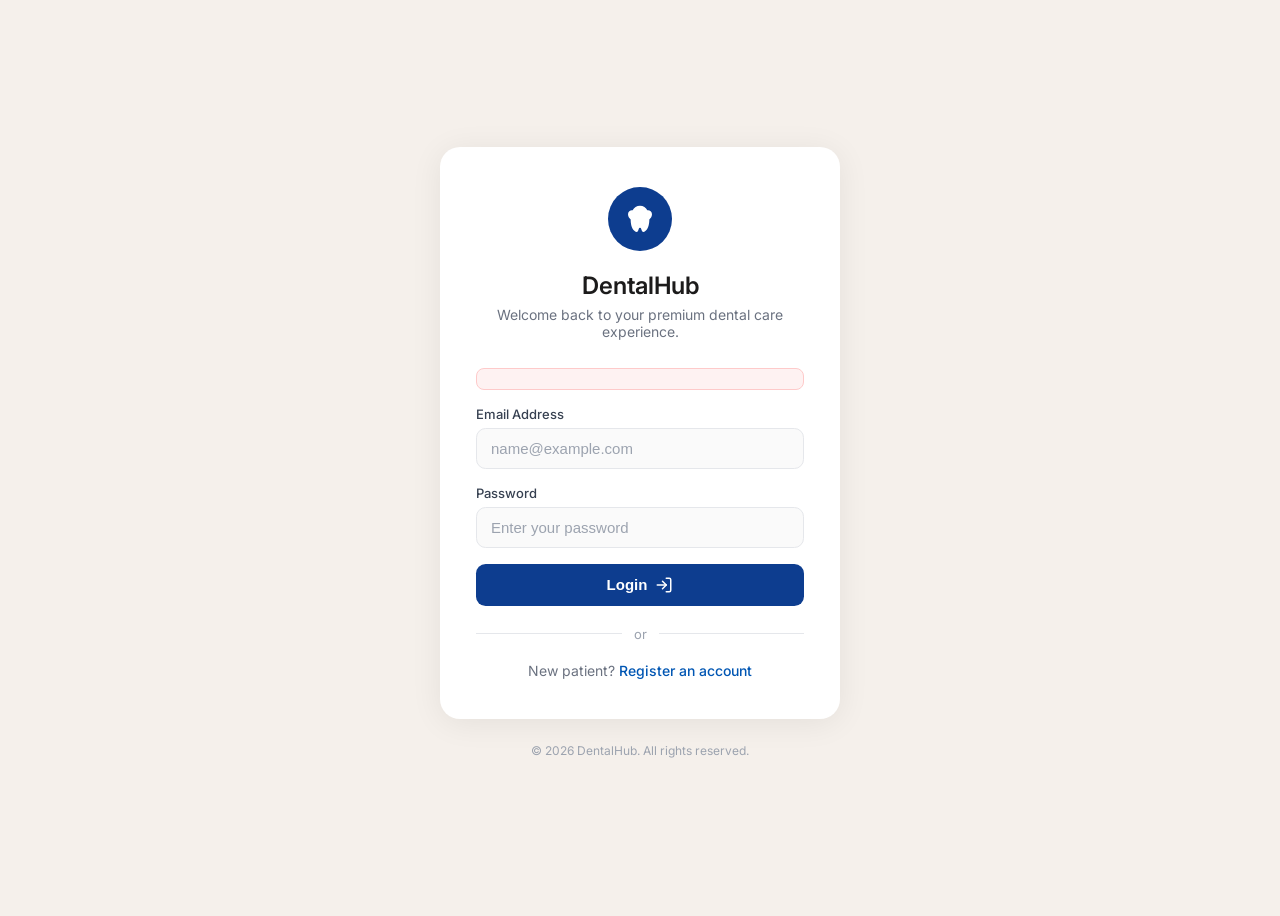
<file: src/main/resources/templates/login.html>
<!DOCTYPE html>
<html xmlns="http://www.w3.org/1999/xhtml"
      xmlns:th="http://www.thymeleaf.org"
      lang="en">
<head>
    <meta charset="UTF-8">
    <meta name="viewport" content="width=device-width, initial-scale=1.0">
    <title>Login - DentalHub</title>
    <link rel="preconnect" href="https://fonts.googleapis.com">
    <link rel="preconnect" href="https://fonts.gstatic.com" crossorigin>
    <link href="https://fonts.googleapis.com/css2?family=Inter:wght@400;500;600&display=swap" rel="stylesheet">
    <link rel="stylesheet" th:href="@{/css/style.css}">
    <style>
        body {
            min-height: 100vh;
            display: flex;
            align-items: center;
            justify-content: center;
            background-color: #f5f0eb;
            font-family: 'Inter', sans-serif;
        }

        .login-wrapper {
            width: 100%;
            max-width: 400px;
            padding: 20px;
        }

        .login-card {
            background: #ffffff;
            border-radius: 1.25rem;
            padding: 40px 36px;
            box-shadow: 0 4px 32px rgba(0, 0, 0, 0.07);
            text-align: center;
        }

        .logo-circle {
            width: 64px;
            height: 64px;
            background-color: #0d3d8f;
            border-radius: 50%;
            display: flex;
            align-items: center;
            justify-content: center;
            margin: 0 auto 20px;
        }

        .logo-circle svg {
            width: 32px;
            height: 32px;
            fill: white;
        }

        .login-card h1 {
            font-size: 24px;
            font-weight: 600;
            color: #1c1b1b;
            margin: 0 0 6px;
        }

        .login-card .subtitle {
            font-size: 14px;
            color: #6b7280;
            margin: 0 0 28px;
        }

        .form-group {
            text-align: left;
            margin-bottom: 16px;
        }

        .form-group label {
            display: block;
            font-size: 13px;
            font-weight: 500;
            color: #374151;
            margin-bottom: 6px;
        }

        .form-group input {
            width: 100%;
            padding: 11px 14px;
            border: 1.5px solid #e5e7eb;
            border-radius: 0.6rem;
            font-size: 15px;
            color: #1c1b1b;
            background: #fafafa;
            box-sizing: border-box;
            transition: border-color 0.2s;
            outline: none;
        }

        .form-group input:focus {
            border-color: #0056b3;
            background: #fff;
        }

        .form-group input::placeholder {
            color: #9ca3af;
        }

        .btn-login {
            width: 100%;
            padding: 12px;
            background-color: #0d3d8f;
            color: white;
            font-size: 15px;
            font-weight: 600;
            border: none;
            border-radius: 0.6rem;
            cursor: pointer;
            margin-top: 8px;
            display: flex;
            align-items: center;
            justify-content: center;
            gap: 8px;
            transition: background-color 0.2s;
        }

        .btn-login:hover {
            background-color: #0a3070;
        }

        .btn-login svg {
            width: 18px;
            height: 18px;
            stroke: white;
            fill: none;
        }

        .divider {
            display: flex;
            align-items: center;
            gap: 12px;
            margin: 20px 0;
            color: #9ca3af;
            font-size: 13px;
        }

        .divider::before,
        .divider::after {
            content: '';
            flex: 1;
            height: 1px;
            background: #e5e7eb;
        }

        .register-link {
            font-size: 14px;
            color: #6b7280;
            margin: 0;
        }

        .register-link a {
            color: #0056b3;
            font-weight: 500;
            text-decoration: none;
        }

        .register-link a:hover {
            text-decoration: underline;
        }

        .error {
            background: #fef2f2;
            border: 1px solid #fecaca;
            color: #b91c1c;
            border-radius: 0.5rem;
            padding: 10px 14px;
            font-size: 13px;
            margin-bottom: 16px;
            text-align: left;
        }

        .footer-text {
            text-align: center;
            margin-top: 24px;
            font-size: 12px;
            color: #9ca3af;
        }
    </style>
</head>
<body>
<div class="login-wrapper">
    <div class="login-card">

        <!-- Logo -->
        <div class="logo-circle">
            <svg viewBox="0 0 24 24" xmlns="http://www.w3.org/2000/svg">
                <path d="M12 2C9.5 2 7.5 3.5 6.5 5.5C5.2 5.2 3 6 3 8.5C3 10.5 4.2 11.8 5 12.3C5 15 5.5 19 8 21C9 22 10 22 10.5 21C11 20 11 18.5 12 18.5C13 18.5 13 20 13.5 21C14 22 15 22 16 21C18.5 19 19 15 19 12.3C19.8 11.8 21 10.5 21 8.5C21 6 18.8 5.2 17.5 5.5C16.5 3.5 14.5 2 12 2Z"/>
            </svg>
        </div>

        <h1>DentalHub</h1>
        <p class="subtitle">Welcome back to your premium dental care experience.</p>

        <form th:action="@{/patients/login}" method="post">

            <p th:if="${error}" th:text="${error}" class="error"></p>

            <div class="form-group">
                <label for="email">Email Address</label>
                <input type="email" name="email" id="email" placeholder="name@example.com" required>
            </div>

            <div class="form-group">
                <label for="password">Password</label>
                <input type="password" name="password" id="password" placeholder="Enter your password" required>
            </div>

            <button type="submit" class="btn-login">
                Login
                <svg viewBox="0 0 24 24" stroke-width="2" stroke-linecap="round" stroke-linejoin="round">
                    <path d="M15 3h4a2 2 0 0 1 2 2v14a2 2 0 0 1-2 2h-4"/>
                    <polyline points="10 17 15 12 10 7"/>
                    <line x1="15" y1="12" x2="3" y2="12"/>
                </svg>
            </button>
        </form>

        <div class="divider">or</div>

        <p class="register-link">New patient? <a th:href="@{/patients/register}">Register an account</a></p>
    </div>

    <p class="footer-text">© 2026 DentalHub. All rights reserved.</p>
</div>
</body>
</html>
</file>
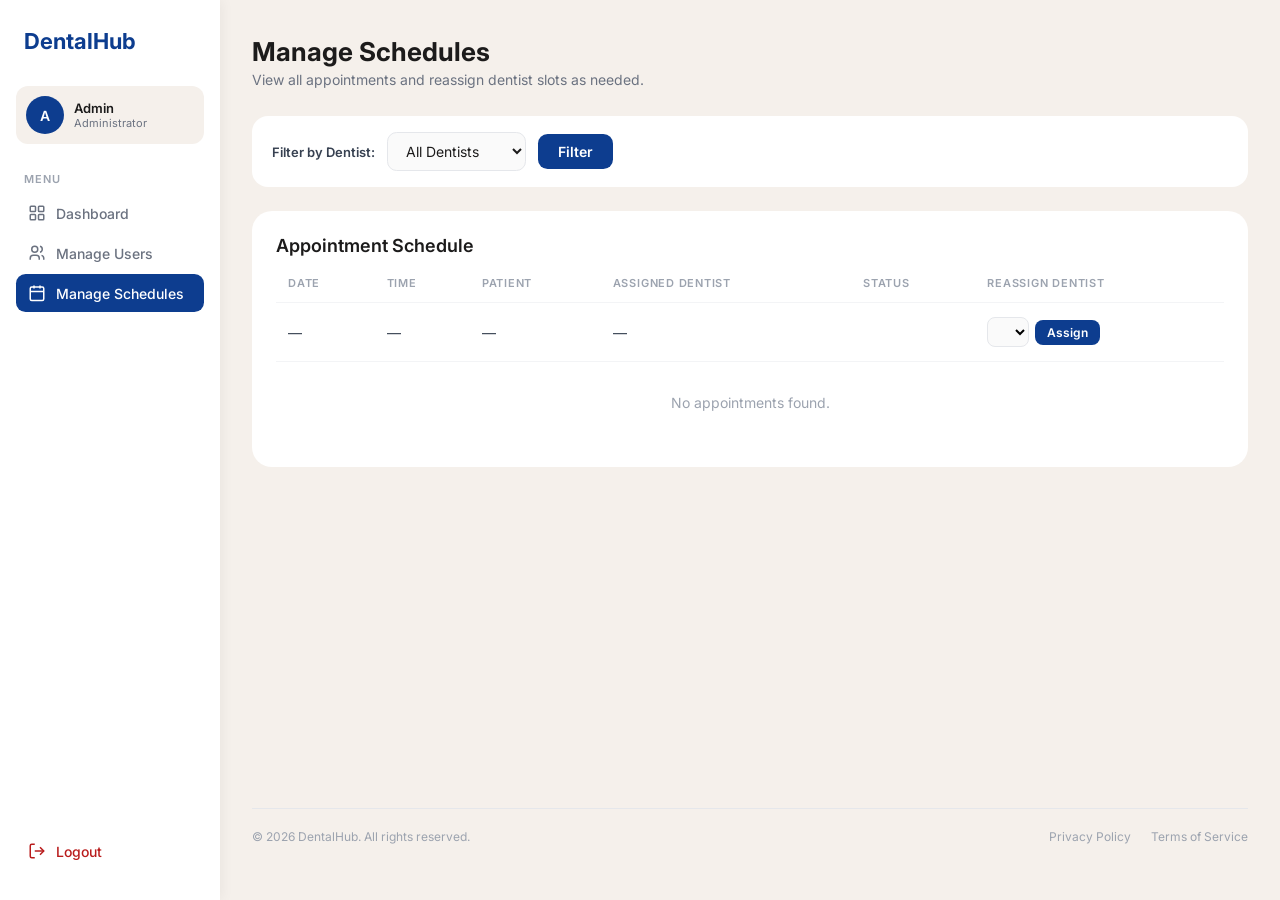
<file: src/main/resources/templates/manage-schedules (1).html>
<!DOCTYPE html>
<html xmlns="http://www.w3.org/1999/xhtml"
      xmlns:th="http://www.thymeleaf.org"
      lang="en">
<head>
    <meta charset="UTF-8">
    <meta name="viewport" content="width=device-width, initial-scale=1.0">
    <title>Manage Schedules - DentalHub</title>
    <link rel="preconnect" href="https://fonts.googleapis.com">
    <link rel="preconnect" href="https://fonts.gstatic.com" crossorigin>
    <link href="https://fonts.googleapis.com/css2?family=Inter:wght@400;500;600;700&display=swap" rel="stylesheet">
    <link rel="stylesheet" th:href="@{/css/style.css}">
    <style>
        * { box-sizing: border-box; margin: 0; padding: 0; }

        body {
            font-family: 'Inter', sans-serif;
            background-color: #f5f0eb;
            display: flex;
            min-height: 100vh;
        }

        /* ── Sidebar (shared) ── */
        .sidebar {
            width: 220px; background: #ffffff;
            display: flex; flex-direction: column; padding: 28px 16px;
            position: fixed; top: 0; left: 0;
            height: 100vh; box-shadow: 2px 0 12px rgba(0,0,0,0.05);
        }
        .sidebar-logo { font-size: 22px; font-weight: 700; color: #0d3d8f; margin-bottom: 32px; padding-left: 8px; }
        .sidebar-profile {
            display: flex; align-items: center; gap: 10px;
            background: #f5f0eb; border-radius: 0.75rem; padding: 10px; margin-bottom: 28px;
        }
        .sidebar-profile .avatar {
            width: 38px; height: 38px; border-radius: 50%; background-color: #0d3d8f;
            display: flex; align-items: center; justify-content: center;
            color: white; font-weight: 600; font-size: 14px; flex-shrink: 0;
        }
        .sidebar-profile .profile-info .name { font-size: 13px; font-weight: 600; color: #1c1b1b; }
        .sidebar-profile .profile-info .role { font-size: 11px; color: #6b7280; }
        .nav-label { font-size: 11px; font-weight: 600; color: #9ca3af; text-transform: uppercase; letter-spacing: 0.08em; padding: 0 8px; margin-bottom: 8px; }
        .nav-item {
            display: flex; align-items: center; gap: 10px; padding: 10px 12px; border-radius: 0.6rem;
            font-size: 14px; font-weight: 500; color: #6b7280; text-decoration: none; margin-bottom: 2px;
            transition: background 0.15s, color 0.15s;
        }
        .nav-item:hover { background: #f5f0eb; color: #1c1b1b; }
        .nav-item.active { background: #0d3d8f; color: #ffffff; }
        .nav-item svg { width: 18px; height: 18px; flex-shrink: 0; }
        .sidebar-bottom { margin-top: auto; }
        .nav-item.logout { color: #b91c1c; }
        .nav-item.logout:hover { background: #fef2f2; }

        /* ── Main ── */
        .main { margin-left: 220px; flex: 1; padding: 36px 32px; display: flex; flex-direction: column; min-height: 100vh; }
        .topbar { display: flex; justify-content: space-between; align-items: flex-start; margin-bottom: 28px; }
        .topbar h1 { font-size: 26px; font-weight: 700; color: #1c1b1b; }
        .topbar p  { font-size: 14px; color: #6b7280; margin-top: 4px; }

        /* ── Filter bar ── */
        .filter-bar {
            display: flex; align-items: center; gap: 12px;
            background: #ffffff; border-radius: 1rem; padding: 16px 20px; margin-bottom: 24px;
        }
        .filter-bar label { font-size: 13px; font-weight: 600; color: #374151; white-space: nowrap; }
        .filter-select {
            padding: 9px 14px; border: 1.5px solid #e5e7eb; border-radius: 0.6rem;
            font-size: 14px; font-family: 'Inter', sans-serif; background: #fafafa;
            color: #1c1b1b; outline: none; cursor: pointer;
        }
        .filter-select:focus { border-color: #0d3d8f; }
        .btn-filter {
            padding: 9px 20px; background: #0d3d8f; color: white;
            border: none; border-radius: 0.6rem; font-size: 14px; font-weight: 600;
            cursor: pointer; font-family: 'Inter', sans-serif; transition: background 0.2s;
        }
        .btn-filter:hover { background: #0a3070; }

        /* ── Table card ── */
        .table-card { background: #ffffff; border-radius: 1.25rem; padding: 24px; margin-bottom: 28px; }
        .section-header { display: flex; justify-content: space-between; align-items: center; margin-bottom: 20px; }
        .section-header h2 { font-size: 18px; font-weight: 600; color: #1c1b1b; }

        table { width: 100%; border-collapse: collapse; }
        thead th {
            font-size: 11px; font-weight: 600; color: #9ca3af;
            text-transform: uppercase; letter-spacing: 0.07em;
            padding: 0 12px 12px; text-align: left;
        }
        tbody td { padding: 14px 12px; font-size: 14px; color: #374151; border-top: 1px solid #f3f4f6; }
        tbody tr:hover { background: #fafafa; }
        .empty-row td { text-align: center; color: #9ca3af; padding: 32px; }

        /* Status pills */
        .status-pill { display: inline-block; padding: 3px 10px; border-radius: 2rem; font-size: 12px; font-weight: 600; }
        .status-pending   { background: #fef9c3; color: #854d0e; }
        .status-confirmed { background: #dcfce7; color: #166534; }
        .status-completed { background: #dbeafe; color: #1e40af; }
        .status-cancelled { background: #fee2e2; color: #991b1b; }

        /* Inline reassign form */
        .assign-select {
            padding: 5px 10px; border: 1.5px solid #e5e7eb; border-radius: 0.5rem;
            font-size: 13px; font-family: 'Inter', sans-serif; background: #fafafa; cursor: pointer; outline: none;
        }
        .btn-assign {
            padding: 5px 12px; background: #0d3d8f; color: white;
            border: none; border-radius: 0.5rem; font-size: 12px; font-weight: 600;
            cursor: pointer; font-family: 'Inter', sans-serif; margin-left: 6px;
        }
        .btn-assign:hover { background: #0a3070; }

        /* ── Footer ── */
        footer {
            margin-top: auto; padding: 20px 0;
            border-top: 1px solid #e5e7eb;
            display: flex; justify-content: space-between; align-items: center;
            font-size: 12px; color: #9ca3af;
        }
        footer .footer-links { display: flex; gap: 20px; }
        footer .footer-links a { color: #9ca3af; text-decoration: none; }
        footer .footer-links a:hover { color: #6b7280; }
    </style>
</head>
<body>

<!-- ── Sidebar ── -->
<aside class="sidebar">
    <div class="sidebar-logo">DentalHub</div>
    <div class="sidebar-profile">
        <div class="avatar" th:text="${admin != null and admin.fullName != null} ? ${#strings.substring(admin.fullName, 0, 1)} : 'A'">A</div>
        <div class="profile-info">
            <div class="name" th:text="${admin != null} ? ${admin.fullName} : 'Admin'">Admin</div>
            <div class="role">Administrator</div>
        </div>
    </div>
    <div class="nav-label">Menu</div>
    <a th:href="@{/admin/dashboard}" class="nav-item">
        <svg fill="none" stroke="currentColor" stroke-width="2" viewBox="0 0 24 24"><rect x="3" y="3" width="7" height="7" rx="1"/><rect x="14" y="3" width="7" height="7" rx="1"/><rect x="3" y="14" width="7" height="7" rx="1"/><rect x="14" y="14" width="7" height="7" rx="1"/></svg>
        Dashboard
    </a>
    <a th:href="@{/admin/manage-users}" class="nav-item">
        <svg fill="none" stroke="currentColor" stroke-width="2" viewBox="0 0 24 24"><circle cx="9" cy="7" r="4"/><path d="M3 21v-2a4 4 0 0 1 4-4h4a4 4 0 0 1 4 4v2"/><path d="M16 3.13a4 4 0 0 1 0 7.75"/><path d="M21 21v-2a4 4 0 0 0-3-3.85"/></svg>
        Manage Users
    </a>
    <a th:href="@{/admin/manage-schedules}" class="nav-item active">
        <svg fill="none" stroke="currentColor" stroke-width="2" viewBox="0 0 24 24"><rect x="3" y="4" width="18" height="18" rx="2"/><line x1="16" y1="2" x2="16" y2="6"/><line x1="8" y1="2" x2="8" y2="6"/><line x1="3" y1="10" x2="21" y2="10"/></svg>
        Manage Schedules
    </a>
    <div class="sidebar-bottom">
        <a th:href="@{/admin/logout}" class="nav-item logout">
            <svg fill="none" stroke="currentColor" stroke-width="2" viewBox="0 0 24 24"><path d="M9 21H5a2 2 0 0 1-2-2V5a2 2 0 0 1 2-2h4"/><polyline points="16 17 21 12 16 7"/><line x1="21" y1="12" x2="9" y2="12"/></svg>
            Logout
        </a>
    </div>
</aside>

<!-- ── Main ── -->
<main class="main">
    <div style="flex:1;">

        <div class="topbar">
            <div>
                <h1>Manage Schedules</h1>
                <p>View all appointments and reassign dentist slots as needed.</p>
            </div>
        </div>

        <!-- Filter by dentist -->
        <form th:action="@{/admin/manage-schedules}" method="get" class="filter-bar">
            <label for="dentistFilter">Filter by Dentist:</label>
            <select name="dentistId" id="dentistFilter" class="filter-select">
                <option value="">All Dentists</option>
                <option th:each="d : ${dentists}"
                        th:value="${d.dentistId}"
                        th:text="${d.fullName}"
                        th:selected="${selectedDentistId != null and selectedDentistId == d.dentistId}">
                    Dentist Name
                </option>
            </select>
            <button type="submit" class="btn-filter">Filter</button>
        </form>

        <!-- All appointments table -->
        <div class="table-card">
            <div class="section-header">
                <h2>Appointment Schedule</h2>
            </div>
            <table>
                <thead>
                <tr>
                    <th>Date</th>
                    <th>Time</th>
                    <th>Patient</th>
                    <th>Assigned Dentist</th>
                    <th>Status</th>
                    <th>Reassign Dentist</th>
                </tr>
                </thead>
                <tbody>
                <tr th:each="appt : ${appointments}">
                    <td th:text="${appt.appointmentDate}">—</td>
                    <td th:text="${appt.appointmentTime}">—</td>
                    <td th:text="${appt.patient.fullName}">—</td>
                    <td th:text="${appt.dentist.fullName}">—</td>
                    <td>
                        <span th:text="${appt.status}"
                              th:classappend="${appt.status == 'CONFIRMED'} ? 'status-confirmed' :
                                              (${appt.status == 'PENDING'}    ? 'status-pending'   :
                                              (${appt.status == 'COMPLETED'}  ? 'status-completed' :
                                               'status-cancelled'))"
                              class="status-pill"></span>
                    </td>
                    <td>
                        <!-- Admin reassigns the dentist for an appointment -->
                        <form th:action="@{/appointments/reassign}" method="post" style="display:flex; align-items:center;">
                            <input type="hidden" name="appointmentId" th:value="${appt.appointmentId}">
                            <select name="dentistId" class="assign-select">
                                <option th:each="d : ${dentists}"
                                        th:value="${d.dentistId}"
                                        th:text="${d.fullName}"
                                        th:selected="${d.dentistId == appt.dentist.dentistId}">
                                </option>
                            </select>
                            <button type="submit" class="btn-assign">Assign</button>
                        </form>
                    </td>
                </tr>
                <tr th:if="${appointments == null or #lists.isEmpty(appointments)}" class="empty-row">
                    <td colspan="6">No appointments found.</td>
                </tr>
                </tbody>
            </table>
        </div>

    </div>

    <footer>
        <span>© 2026 DentalHub. All rights reserved.</span>
        <div class="footer-links">
            <a href="#">Privacy Policy</a>
            <a href="#">Terms of Service</a>
        </div>
    </footer>
</main>

</body>
</html>
</file>
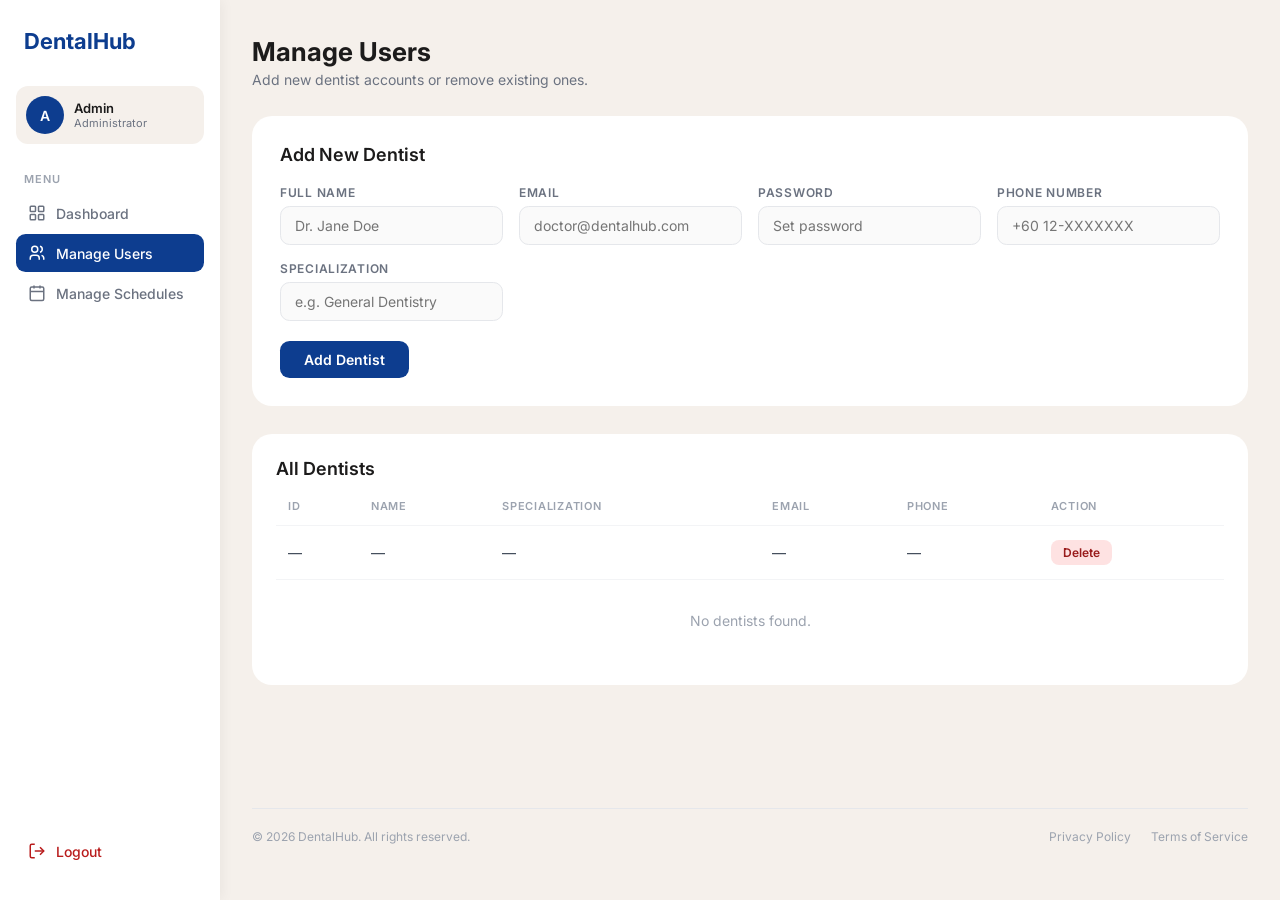
<file: src/main/resources/templates/manage-users (1).html>
<!DOCTYPE html>
<html xmlns="http://www.w3.org/1999/xhtml"
      xmlns:th="http://www.thymeleaf.org"
      lang="en">
<head>
    <meta charset="UTF-8">
    <meta name="viewport" content="width=device-width, initial-scale=1.0">
    <title>Manage Users - DentalHub</title>
    <link rel="preconnect" href="https://fonts.googleapis.com">
    <link rel="preconnect" href="https://fonts.gstatic.com" crossorigin>
    <link href="https://fonts.googleapis.com/css2?family=Inter:wght@400;500;600;700&display=swap" rel="stylesheet">
    <link rel="stylesheet" th:href="@{/css/style.css}">
    <style>
        * { box-sizing: border-box; margin: 0; padding: 0; }

        body {
            font-family: 'Inter', sans-serif;
            background-color: #f5f0eb;
            display: flex;
            min-height: 100vh;
        }

        /* ── Sidebar (shared) ── */
        .sidebar {
            width: 220px; background: #ffffff;
            display: flex; flex-direction: column; padding: 28px 16px;
            position: fixed; top: 0; left: 0;
            height: 100vh; box-shadow: 2px 0 12px rgba(0,0,0,0.05);
        }
        .sidebar-logo { font-size: 22px; font-weight: 700; color: #0d3d8f; margin-bottom: 32px; padding-left: 8px; }
        .sidebar-profile {
            display: flex; align-items: center; gap: 10px;
            background: #f5f0eb; border-radius: 0.75rem; padding: 10px; margin-bottom: 28px;
        }
        .sidebar-profile .avatar {
            width: 38px; height: 38px; border-radius: 50%; background-color: #0d3d8f;
            display: flex; align-items: center; justify-content: center;
            color: white; font-weight: 600; font-size: 14px; flex-shrink: 0;
        }
        .sidebar-profile .profile-info .name { font-size: 13px; font-weight: 600; color: #1c1b1b; }
        .sidebar-profile .profile-info .role { font-size: 11px; color: #6b7280; }
        .nav-label { font-size: 11px; font-weight: 600; color: #9ca3af; text-transform: uppercase; letter-spacing: 0.08em; padding: 0 8px; margin-bottom: 8px; }
        .nav-item {
            display: flex; align-items: center; gap: 10px; padding: 10px 12px; border-radius: 0.6rem;
            font-size: 14px; font-weight: 500; color: #6b7280; text-decoration: none; margin-bottom: 2px;
            transition: background 0.15s, color 0.15s;
        }
        .nav-item:hover { background: #f5f0eb; color: #1c1b1b; }
        .nav-item.active { background: #0d3d8f; color: #ffffff; }
        .nav-item svg { width: 18px; height: 18px; flex-shrink: 0; }
        .sidebar-bottom { margin-top: auto; }
        .nav-item.logout { color: #b91c1c; }
        .nav-item.logout:hover { background: #fef2f2; }

        /* ── Main ── */
        .main { margin-left: 220px; flex: 1; padding: 36px 32px; display: flex; flex-direction: column; min-height: 100vh; }
        .topbar { display: flex; justify-content: space-between; align-items: flex-start; margin-bottom: 28px; }
        .topbar h1 { font-size: 26px; font-weight: 700; color: #1c1b1b; }
        .topbar p  { font-size: 14px; color: #6b7280; margin-top: 4px; }

        /* ── Add dentist card ── */
        .add-card {
            background: #ffffff; border-radius: 1.25rem; padding: 28px; margin-bottom: 28px;
        }
        .add-card h2 { font-size: 18px; font-weight: 600; color: #1c1b1b; margin-bottom: 20px; }

        .form-grid { display: grid; grid-template-columns: repeat(auto-fit, minmax(200px, 1fr)); gap: 16px; }
        .form-group { display: flex; flex-direction: column; gap: 6px; }
        .form-group label { font-size: 12px; font-weight: 600; color: #6b7280; text-transform: uppercase; letter-spacing: 0.06em; }
        .form-group input {
            padding: 10px 14px; border: 1.5px solid #e5e7eb; border-radius: 0.6rem;
            font-size: 14px; font-family: 'Inter', sans-serif; color: #1c1b1b;
            background: #fafafa; outline: none; transition: border-color 0.2s;
        }
        .form-group input:focus { border-color: #0d3d8f; background: #fff; }

        .form-actions { margin-top: 20px; }
        .btn-primary {
            padding: 10px 24px; background: #0d3d8f; color: white;
            border: none; border-radius: 0.6rem; font-size: 14px; font-weight: 600;
            cursor: pointer; font-family: 'Inter', sans-serif; transition: background 0.2s;
        }
        .btn-primary:hover { background: #0a3070; }

        /* ── Table card ── */
        .table-card { background: #ffffff; border-radius: 1.25rem; padding: 24px; margin-bottom: 28px; }
        .section-header { display: flex; justify-content: space-between; align-items: center; margin-bottom: 20px; }
        .section-header h2 { font-size: 18px; font-weight: 600; color: #1c1b1b; }

        table { width: 100%; border-collapse: collapse; }
        thead th {
            font-size: 11px; font-weight: 600; color: #9ca3af;
            text-transform: uppercase; letter-spacing: 0.07em;
            padding: 0 12px 12px; text-align: left;
        }
        tbody td { padding: 14px 12px; font-size: 14px; color: #374151; border-top: 1px solid #f3f4f6; }
        tbody tr:hover { background: #fafafa; }
        .empty-row td { text-align: center; color: #9ca3af; padding: 32px; }

        .btn-delete {
            padding: 5px 12px; background: #fee2e2; color: #991b1b;
            border: none; border-radius: 0.5rem;
            font-size: 12px; font-weight: 600; cursor: pointer;
            font-family: 'Inter', sans-serif; transition: background 0.2s;
        }
        .btn-delete:hover { background: #fecaca; }

        /* ── Footer ── */
        footer {
            margin-top: auto; padding: 20px 0;
            border-top: 1px solid #e5e7eb;
            display: flex; justify-content: space-between; align-items: center;
            font-size: 12px; color: #9ca3af;
        }
        footer .footer-links { display: flex; gap: 20px; }
        footer .footer-links a { color: #9ca3af; text-decoration: none; }
        footer .footer-links a:hover { color: #6b7280; }
    </style>
</head>
<body>

<!-- ── Sidebar ── -->
<aside class="sidebar">
    <div class="sidebar-logo">DentalHub</div>
    <div class="sidebar-profile">
        <div class="avatar" th:text="${admin != null and admin.fullName != null} ? ${#strings.substring(admin.fullName, 0, 1)} : 'A'">A</div>
        <div class="profile-info">
            <div class="name" th:text="${admin != null} ? ${admin.fullName} : 'Admin'">Admin</div>
            <div class="role">Administrator</div>
        </div>
    </div>
    <div class="nav-label">Menu</div>
    <a th:href="@{/admin/dashboard}" class="nav-item">
        <svg fill="none" stroke="currentColor" stroke-width="2" viewBox="0 0 24 24"><rect x="3" y="3" width="7" height="7" rx="1"/><rect x="14" y="3" width="7" height="7" rx="1"/><rect x="3" y="14" width="7" height="7" rx="1"/><rect x="14" y="14" width="7" height="7" rx="1"/></svg>
        Dashboard
    </a>
    <a th:href="@{/admin/manage-users}" class="nav-item active">
        <svg fill="none" stroke="currentColor" stroke-width="2" viewBox="0 0 24 24"><circle cx="9" cy="7" r="4"/><path d="M3 21v-2a4 4 0 0 1 4-4h4a4 4 0 0 1 4 4v2"/><path d="M16 3.13a4 4 0 0 1 0 7.75"/><path d="M21 21v-2a4 4 0 0 0-3-3.85"/></svg>
        Manage Users
    </a>
    <a th:href="@{/admin/manage-schedules}" class="nav-item">
        <svg fill="none" stroke="currentColor" stroke-width="2" viewBox="0 0 24 24"><rect x="3" y="4" width="18" height="18" rx="2"/><line x1="16" y1="2" x2="16" y2="6"/><line x1="8" y1="2" x2="8" y2="6"/><line x1="3" y1="10" x2="21" y2="10"/></svg>
        Manage Schedules
    </a>
    <div class="sidebar-bottom">
        <a th:href="@{/admin/logout}" class="nav-item logout">
            <svg fill="none" stroke="currentColor" stroke-width="2" viewBox="0 0 24 24"><path d="M9 21H5a2 2 0 0 1-2-2V5a2 2 0 0 1 2-2h4"/><polyline points="16 17 21 12 16 7"/><line x1="21" y1="12" x2="9" y2="12"/></svg>
            Logout
        </a>
    </div>
</aside>

<!-- ── Main ── -->
<main class="main">
    <div style="flex:1;">

        <div class="topbar">
            <div>
                <h1>Manage Users</h1>
                <p>Add new dentist accounts or remove existing ones.</p>
            </div>
        </div>

        <!-- Add dentist form -->
        <div class="add-card">
            <h2>Add New Dentist</h2>
            <form th:action="@{/admin/manage-users/add-dentist}" method="post" th:object="${newDentist}">
                <div class="form-grid">
                    <div class="form-group">
                        <label>Full Name</label>
                        <input type="text" th:field="*{fullName}" placeholder="Dr. Jane Doe" required>
                    </div>
                    <div class="form-group">
                        <label>Email</label>
                        <input type="email" th:field="*{email}" placeholder="doctor@dentalhub.com" required>
                    </div>
                    <div class="form-group">
                        <label>Password</label>
                        <input type="password" th:field="*{password}" placeholder="Set password" required>
                    </div>
                    <div class="form-group">
                        <label>Phone Number</label>
                        <input type="text" th:field="*{phoneNumber}" placeholder="+60 12-XXXXXXX">
                    </div>
                    <div class="form-group">
                        <label>Specialization</label>
                        <input type="text" th:field="*{specialization}" placeholder="e.g. General Dentistry">
                    </div>
                </div>
                <div class="form-actions">
                    <button type="submit" class="btn-primary">Add Dentist</button>
                </div>
            </form>
        </div>

        <!-- Dentist list -->
        <div class="table-card">
            <div class="section-header">
                <h2>All Dentists</h2>
            </div>
            <table>
                <thead>
                <tr>
                    <th>ID</th>
                    <th>Name</th>
                    <th>Specialization</th>
                    <th>Email</th>
                    <th>Phone</th>
                    <th>Action</th>
                </tr>
                </thead>
                <tbody>
                <tr th:each="d : ${dentists}">
                    <td th:text="${d.dentistId}">—</td>
                    <td th:text="${d.fullName}">—</td>
                    <td th:text="${d.specialization}">—</td>
                    <td th:text="${d.email}">—</td>
                    <td th:text="${d.phoneNumber}">—</td>
                    <td>
                        <form th:action="@{/admin/manage-users/delete-dentist/{id}(id=${d.dentistId})}" method="post"
                              onsubmit="return confirm('Delete this dentist?');">
                            <button type="submit" class="btn-delete">Delete</button>
                        </form>
                    </td>
                </tr>
                <tr th:if="${dentists == null or #lists.isEmpty(dentists)}" class="empty-row">
                    <td colspan="6">No dentists found.</td>
                </tr>
                </tbody>
            </table>
        </div>

    </div>

    <footer>
        <span>© 2026 DentalHub. All rights reserved.</span>
        <div class="footer-links">
            <a href="#">Privacy Policy</a>
            <a href="#">Terms of Service</a>
        </div>
    </footer>
</main>

</body>
</html>
</file>
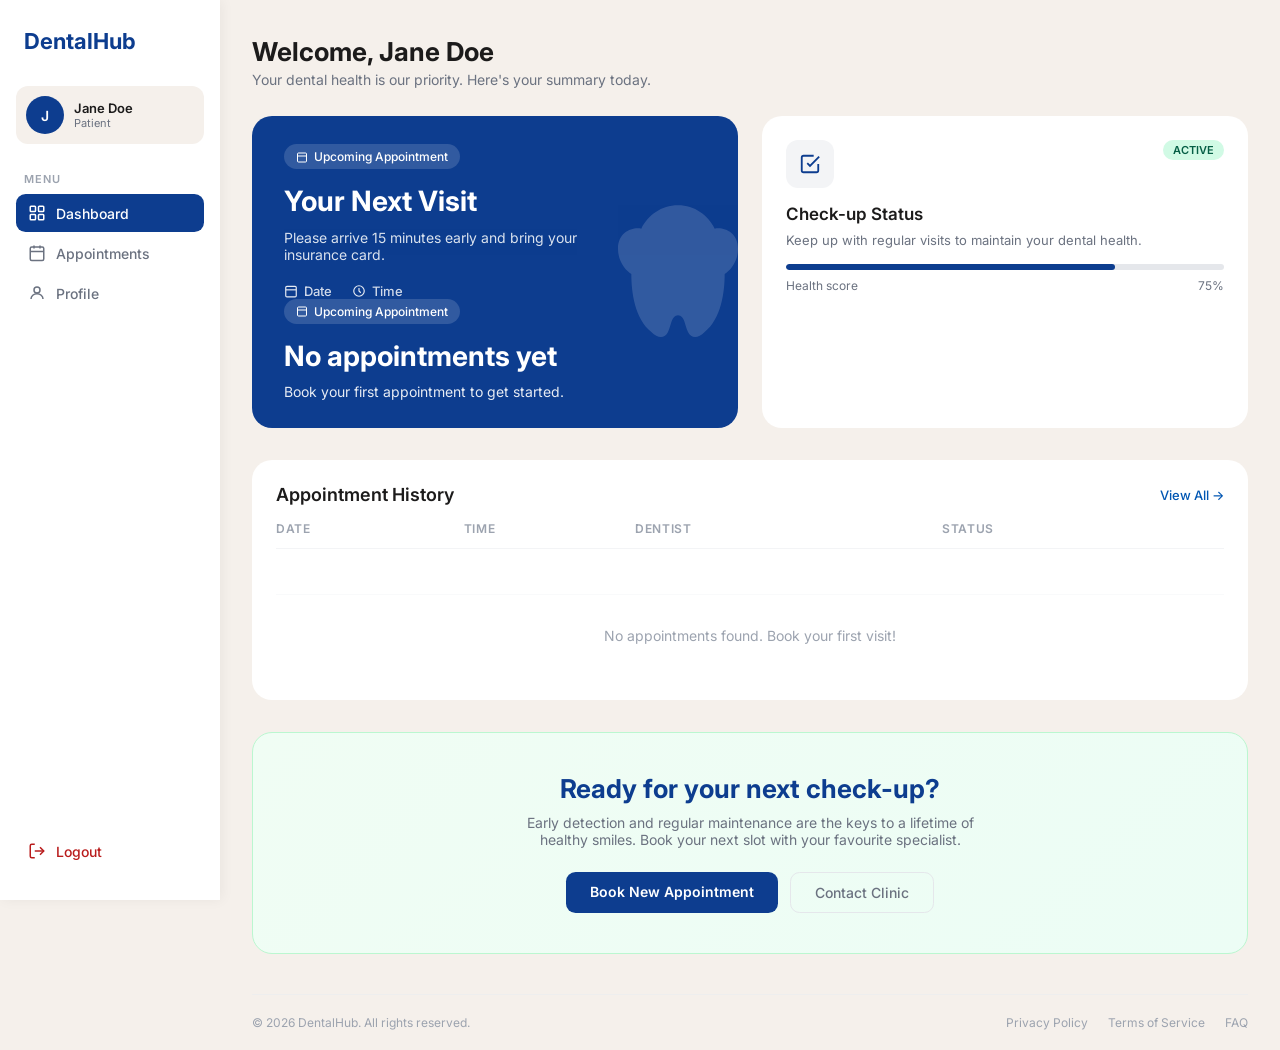
<file: src/main/resources/templates/patient-dashboard.html>
<!DOCTYPE html>
<html xmlns="http://www.w3.org/1999/xhtml"
      xmlns:th="http://www.thymeleaf.org"
      lang="en">
<head>
    <meta charset="UTF-8">
    <meta name="viewport" content="width=device-width, initial-scale=1.0">
    <title>Dashboard - DentalHub</title>
    <link rel="preconnect" href="https://fonts.googleapis.com">
    <link rel="preconnect" href="https://fonts.gstatic.com" crossorigin>
    <link href="https://fonts.googleapis.com/css2?family=Inter:wght@400;500;600;700&display=swap" rel="stylesheet">
    <link rel="stylesheet" th:href="@{/css/style.css}">
    <style>
        * { box-sizing: border-box; margin: 0; padding: 0; }


        body {
            font-family: 'Inter', sans-serif;
            background-color: #f5f0eb;
            display: flex;
            min-height: 100vh;
        }

        /* ── Sidebar ── */
        .sidebar {
            width: 220px;
            background: #ffffff;
            display: flex;
            flex-direction: column;
            padding: 28px 16px;
            position: fixed;
            top: 0; left: 0;
            height: 100vh;
            box-shadow: 2px 0 12px rgba(0,0,0,0.05);
        }

        .sidebar-logo {
            font-size: 22px;
            font-weight: 700;
            color: #0d3d8f;
            margin-bottom: 32px;
            padding-left: 8px;
        }

        .sidebar-profile {
            display: flex;
            align-items: center;
            gap: 10px;
            background: #f5f0eb;
            border-radius: 0.75rem;
            padding: 10px;
            margin-bottom: 28px;
        }

        .sidebar-profile .avatar {
            width: 38px;
            height: 38px;
            border-radius: 50%;
            background-color: #0d3d8f;
            display: flex;
            align-items: center;
            justify-content: center;
            color: white;
            font-weight: 600;
            font-size: 14px;
            flex-shrink: 0;
        }

        .sidebar-profile .profile-info .name {
            font-size: 13px;
            font-weight: 600;
            color: #1c1b1b;
        }

        .sidebar-profile .profile-info .role {
            font-size: 11px;
            color: #6b7280;
        }

        .nav-label {
            font-size: 11px;
            font-weight: 600;
            color: #9ca3af;
            text-transform: uppercase;
            letter-spacing: 0.08em;
            padding: 0 8px;
            margin-bottom: 8px;
        }

        .nav-item {
            display: flex;
            align-items: center;
            gap: 10px;
            padding: 10px 12px;
            border-radius: 0.6rem;
            font-size: 14px;
            font-weight: 500;
            color: #6b7280;
            text-decoration: none;
            margin-bottom: 2px;
            transition: background 0.15s, color 0.15s;
        }

        .nav-item:hover { background: #f5f0eb; color: #1c1b1b; }
        .nav-item.active { background: #0d3d8f; color: #ffffff; }
        .nav-item svg { width: 18px; height: 18px; flex-shrink: 0; }

        .sidebar-bottom {
            margin-top: auto;
        }

        .nav-item.logout { color: #b91c1c; }
        .nav-item.logout:hover { background: #fef2f2; }

        /* ── Main content ── */
        .main {
            margin-left: 220px;
            flex: 1;
            padding: 36px 32px;
        }

        /* ── Top bar ── */
        .topbar {
            display: flex;
            justify-content: space-between;
            align-items: flex-start;
            margin-bottom: 28px;
        }

        .topbar h1 {
            font-size: 26px;
            font-weight: 700;
            color: #1c1b1b;
        }

        .topbar p {
            font-size: 14px;
            color: #6b7280;
            margin-top: 4px;
        }

        /* ── Hero appointment card ── */
        .hero-grid {
            display: grid;
            grid-template-columns: 1fr 340px;
            gap: 20px;
            margin-bottom: 28px;
        }

        .appt-hero {
            background: #0d3d8f;
            border-radius: 1.25rem;
            padding: 28px 32px;
            color: white;
            position: relative;
            overflow: hidden;
        }

        .appt-hero .badge {
            display: inline-flex;
            align-items: center;
            gap: 6px;
            background: rgba(255,255,255,0.15);
            border-radius: 2rem;
            padding: 5px 12px;
            font-size: 12px;
            font-weight: 500;
            margin-bottom: 16px;
        }

        .appt-hero h2 {
            font-size: 28px;
            font-weight: 700;
            line-height: 1.2;
            margin-bottom: 10px;
        }

        .appt-hero .desc {
            font-size: 14px;
            opacity: 0.85;
            margin-bottom: 20px;
            max-width: 340px;
        }

        .appt-hero .meta {
            display: flex;
            gap: 20px;
            font-size: 13px;
            font-weight: 500;
        }

        .appt-hero .meta span {
            display: flex;
            align-items: center;
            gap: 6px;
            opacity: 0.9;
        }

        .meta {
            display: flex;
            gap: 20px; /* spacing between date and time */
            font-size: 13px;
            font-weight: 500;
        }

        .meta span {
            display: flex;
            align-items: center;
            gap: 6px;
            opacity: 0.9;
        }

        .tooth-watermark {
            position: absolute;
            right: 28px;
            top: 50%;
            transform: translateY(-50%);
            opacity: 0.12;
        }

        .no-appt {
            font-size: 15px;
            opacity: 0.8;
            margin-top: 12px;
        }

        /* ── Status card ── */
        .status-card {
            background: #ffffff;
            border-radius: 1.25rem;
            padding: 24px;
        }

        .status-card .active-badge {
            background: #d1fae5;
            color: #065f46;
            font-size: 11px;
            font-weight: 600;
            padding: 3px 10px;
            border-radius: 2rem;
            float: right;
        }

        .status-card .icon-box {
            width: 48px;
            height: 48px;
            background: #f3f4f6;
            border-radius: 0.75rem;
            display: flex;
            align-items: center;
            justify-content: center;
            margin-bottom: 16px;
        }

        .status-card h3 {
            font-size: 17px;
            font-weight: 600;
            color: #1c1b1b;
            margin-bottom: 8px;
        }

        .status-card p {
            font-size: 13px;
            color: #6b7280;
            margin-bottom: 16px;
        }

        .progress-bar {
            height: 6px;
            background: #e5e7eb;
            border-radius: 3px;
            overflow: hidden;
            margin-bottom: 8px;
        }

        .progress-fill {
            height: 100%;
            background: #0d3d8f;
            border-radius: 3px;
        }

        .progress-label {
            display: flex;
            justify-content: space-between;
            font-size: 12px;
            color: #6b7280;
        }

        /* ── Section header ── */
        .section-header {
            display: flex;
            justify-content: space-between;
            align-items: center;
            margin-bottom: 16px;
        }

        .section-header h2 {
            font-size: 18px;
            font-weight: 600;
            color: #1c1b1b;
        }

        .section-header a {
            font-size: 13px;
            color: #0056b3;
            text-decoration: none;
            font-weight: 500;
        }

        /* ── Appointments table ── */
        .table-card {
            background: #ffffff;
            border-radius: 1.25rem;
            padding: 24px;
            margin-bottom: 28px;
        }

        table {
            width: 100%;
            border-collapse: collapse;
        }

        table th {
            font-size: 12px;
            font-weight: 600;
            color: #9ca3af;
            text-transform: uppercase;
            letter-spacing: 0.05em;
            padding: 0 0 12px;
            text-align: left;
            border-bottom: 1px solid #f3f4f6;
        }

        table td {
            padding: 14px 0;
            font-size: 14px;
            color: #374151;
            border-bottom: 1px solid #f9fafb;
        }

        table tr:last-child td { border-bottom: none; }

        .status-pill {
            display: inline-block;
            padding: 3px 10px;
            border-radius: 2rem;
            font-size: 12px;
            font-weight: 500;
        }

        .status-confirmed { background: #dbeafe; color: #1e40af; }
        .status-pending   { background: #fef3c7; color: #92400e; }
        .status-completed { background: #d1fae5; color: #065f46; }
        .status-cancelled { background: #fee2e2; color: #991b1b; }

        .empty-row td {
            text-align: center;
            color: #9ca3af;
            padding: 32px 0;
            font-size: 14px;
        }

        /* ── CTA banner ── */
        .cta-banner {
            background: linear-gradient(135deg, #f0fdf4 0%, #ecfdf5 100%);
            border: 1px solid #bbf7d0;
            border-radius: 1.25rem;
            padding: 40px 32px;
            text-align: center;
        }

        .cta-banner h2 {
            font-size: 26px;
            font-weight: 700;
            color: #0d3d8f;
            margin-bottom: 10px;
        }

        .cta-banner p {
            font-size: 14px;
            color: #6b7280;
            max-width: 480px;
            margin: 0 auto 24px;
        }

        .cta-buttons {
            display: flex;
            gap: 12px;
            justify-content: center;
        }

        .btn-dark {
            background: #0d3d8f;
            color: white;
            padding: 11px 24px;
            border-radius: 0.6rem;
            font-size: 14px;
            font-weight: 600;
            text-decoration: none;
            border: none;
            cursor: pointer;
            transition: background 0.2s;
        }

        .btn-dark:hover { background: #0a3070; }

        .btn-outline {
            background: transparent;
            color: #6b7280;
            padding: 11px 24px;
            border-radius: 0.6rem;
            font-size: 14px;
            font-weight: 500;
            text-decoration: none;
            border: 1.5px solid #e5e7eb;
            transition: border-color 0.2s;
        }

        .btn-outline:hover { border-color: #9ca3af; }

        /* ── Footer ── */
        footer {
            margin-top: 40px;
            padding-top: 24px;
            border-top: 1px solid #e5e7eb;
            display: flex;
            justify-content: space-between;
            align-items: center;
            font-size: 12px;
            color: #9ca3af;
        }

        footer .footer-links { display: flex; gap: 20px; }
        footer .footer-links a { color: #9ca3af; text-decoration: none; }
        footer .footer-links a:hover { color: #6b7280; }
    </style>
</head>
<body>

<!-- ── Sidebar ── -->
<aside class="sidebar">
    <div class="sidebar-logo">DentalHub</div>

    <div class="sidebar-profile">
        <!-- FIXED: Dynamically gets first letter of patient name safely -->
        <div class="avatar" th:text="${patient != null and patient.fullName != null} ? ${#strings.substring(patient.fullName, 0, 1)} : 'P'">J</div>
        <div class="profile-info">
            <div class="name" th:text="${patient != null} ? ${patient.fullName} : 'Patient Name'">Jane Doe</div>
            <div class="role">Patient</div>
        </div>
    </div>

    <div class="nav-label">Menu</div>
    <!-- ALL BUTTONS FUNCTIONAL: Standardized Thymeleaf paths -->
    <a th:href="@{/patients/dashboard}" class="nav-item active">
        <svg fill="none" stroke="currentColor" stroke-width="2" viewBox="0 0 24 24"><rect x="3" y="3" width="7" height="7" rx="1"/><rect x="14" y="3" width="7" height="7" rx="1"/><rect x="3" y="14" width="7" height="7" rx="1"/><rect x="14" y="14" width="7" height="7" rx="1"/></svg>
        Dashboard
    </a>

    <a th:href="@{/patients/appointments}" class="nav-item">
        <svg fill="none" stroke="currentColor" stroke-width="2" viewBox="0 0 24 24"><rect x="3" y="4" width="18" height="18" rx="2"/><line x1="16" y1="2" x2="16" y2="6"/><line x1="8" y1="2" x2="8" y2="6"/><line x1="3" y1="10" x2="21" y2="10"/></svg>
        Appointments
    </a>

    <a th:href="@{/patients/profile}" class="nav-item">
        <svg fill="none" stroke="currentColor" stroke-width="2" viewBox="0 0 24 24"><circle cx="12" cy="8" r="4"/><path d="M4 20c0-4 3.6-7 8-7s8 3 8 7"/></svg>
        Profile
    </a>

    <div class="sidebar-bottom">
        <a th:href="@{/patients/logout}" class="nav-item logout">
            <svg fill="none" stroke="currentColor" stroke-width="2" viewBox="0 0 24 24"><path d="M9 21H5a2 2 0 0 1-2-2V5a2 2 0 0 1 2-2h4"/><polyline points="16 17 21 12 16 7"/><line x1="21" y1="12" x2="9" y2="12"/></svg>
            Logout
        </a>
    </div>
</aside>

<!-- ── Main ── -->
<main class="main" style="display: flex; flex-direction: column; min-height: 100vh; padding-bottom: 0;">

    <div style="flex: 1;">
        <!-- Top bar -->
        <div class="topbar">
            <div>
                <h1>Welcome, <span th:text="${patient != null} ? ${patient.fullName} : 'Jane Doe'">Jane Doe</span></h1>
                <p>Your dental health is our priority. Here's your summary today.</p>
            </div>
        </div>

        <!-- FIXED: Removed the double nested hero-grid div that broke your layout placement -->
        <div class="hero-grid" style="display: grid; grid-template-columns: repeat(auto-fit, minmax(300px, 1fr)); gap: 24px; margin-bottom: 32px;">

            <!-- Upcoming appointment hero -->
            <div class="appt-hero" style="position: relative; overflow: hidden;">
                <svg class="tooth-watermark" width="160" height="160" viewBox="0 0 24 24" fill="white" style="position: absolute; right: -20px; bottom: -20px; opacity: 0.15;">
                    <path d="M12 2C9.5 2 7.5 3.5 6.5 5.5C5.2 5.2 3 6 3 8.5C3 10.5 4.2 11.8 5 12.3C5 15 5.5 19 8 21C9 22 10 22 10.5 21C11 20 11 18.5 12 18.5C13 18.5 13 20 13.5 21C14 22 15 22 16 21C18.5 19 19 15 19 12.3C19.8 11.8 21 10.5 21 8.5C21 6 18.8 5.2 17.5 5.5C16.5 3.5 14.5 2 12 2Z"/>
                </svg>

                <div th:if="${appointments != null and !#lists.isEmpty(appointments)}">
                    <div class="badge" style="margin-bottom: 16px;">
                        <svg width="12" height="12" fill="none" stroke="currentColor" stroke-width="2" viewBox="0 0 24 24"><rect x="3" y="4" width="18" height="18" rx="2"/><line x1="3" y1="10" x2="21" y2="10"/></svg>
                        Upcoming Appointment
                    </div>
                    <h2 th:text="${appointments[0].dentist.fullName}">Your Next Visit</h2>
                    <p class="desc">Please arrive 15 minutes early and bring your insurance card.</p>

                    <!-- FIXED: Added gap styling between date and time tags -->
                    <div class="meta" style="display: flex; gap: 20px; align-items: center; margin-top: 16px;">
                        <span style="display: inline-flex; align-items: center; gap: 6px;">
                            <svg width="14" height="14" fill="none" stroke="currentColor" stroke-width="2" viewBox="0 0 24 24"><rect x="3" y="4" width="18" height="18" rx="2"/><line x1="3" y1="10" x2="21" y2="10"/></svg>
                            <span th:text="${appointments[0].appointmentDate}">Date</span>
                        </span>
                        <span style="display: inline-flex; align-items: center; gap: 6px;">
                            <svg width="14" height="14" fill="none" stroke="currentColor" stroke-width="2" viewBox="0 0 24 24"><circle cx="12" cy="12" r="9"/><polyline points="12 7 12 12 15 15"/></svg>
                            <span th:text="${appointments[0].appointmentTime}">Time</span>
                        </span>
                    </div>
                </div>

                <div th:if="${appointments == null or #lists.isEmpty(appointments)}">
                    <div class="badge" style="margin-bottom: 16px;">
                        <svg width="12" height="12" fill="none" stroke="currentColor" stroke-width="2" viewBox="0 0 24 24"><rect x="3" y="4" width="18" height="18" rx="2"/><line x1="3" y1="10" x2="21" y2="10"/></svg>
                        Upcoming Appointment
                    </div>
                    <h2>No appointments yet</h2>
                    <p class="no-appt" style="margin-top: 8px; opacity: 0.9; font-size: 14px;">Book your first appointment to get started.</p>
                </div>
            </div>

            <!-- Check-up status card -->
            <div class="status-card">
                <span class="active-badge">ACTIVE</span>
                <div class="icon-box">
                    <svg width="22" height="22" fill="none" stroke="#0d3d8f" stroke-width="2" viewBox="0 0 24 24"><path d="M9 11l3 3L22 4"/><path d="M21 12v7a2 2 0 0 1-2 2H5a2 2 0 0 1-2-2V5a2 2 0 0 1 2-2h11"/></svg>
                </div>
                <h3>Check-up Status</h3>
                <p>Keep up with regular visits to maintain your dental health.</p>
                <div class="progress-bar">
                    <div class="progress-fill" style="width: 75%"></div>
                </div>
                <div class="progress-label">
                    <span>Health score</span>
                    <span>75%</span>
                </div>
            </div>
        </div>

        <!-- Appointments table -->
        <!-- FIXED: Explicit margin added to ensure card layout separation -->
        <div class="table-card" style="margin-bottom: 32px;">
            <div class="section-header">
                <h2>Appointment History</h2>
                <!-- BUTTON FUNCTIONAL -->
                <a th:href="@{/patients/appointments}">View All →</a>
            </div>
            <table>
                <thead>
                <tr>
                    <th>Date</th>
                    <th>Time</th>
                    <th>Dentist</th>
                    <th>Status</th>
                </tr>
                </thead>
                <tbody>
                <tr th:each="appt : ${appointments}">
                    <td th:text="${appt.appointmentDate}"></td>
                    <td th:text="${appt.appointmentTime}"></td>
                    <td th:text="${appt.dentist.fullName}"></td>
                    <td>
                        <span th:text="${appt.status}"
                              th:classappend="${appt.status == 'CONFIRMED'} ? 'status-confirmed' :
                                              (${appt.status == 'PENDING'}    ? 'status-pending'   :
                                              (${appt.status == 'COMPLETED'}  ? 'status-completed' :
                                               'status-cancelled'))"
                              class="status-pill"></span>
                    </td>
                </tr>
                <tr th:if="${appointments == null or #lists.isEmpty(appointments)}" class="empty-row">
                    <td colspan="4">No appointments found. Book your first visit!</td>
                </tr>
                </tbody>
            </table>
        </div>

        <!-- CTA banner -->
        <div class="cta-banner" style="margin-bottom: 40px;">
            <h2>Ready for your next check-up?</h2>
            <p>Early detection and regular maintenance are the keys to a lifetime of healthy smiles. Book your next slot with your favourite specialist.</p>
            <div class="cta-buttons">
                <!-- ALL BUTTONS FUNCTIONAL: Added valid project path variables -->
                <a th:href="@{/patients/appointments}" class="btn-dark">Book New Appointment</a>
                <a th:href="@{/patients/contact}" class="btn-outline">Contact Clinic</a>
            </div>
        </div>
    </div>

    <!-- Footer -->
    <!-- FIXED: Styled with auto top margins to lock it firmly at the absolute bottom of the main container -->
    <footer style="margin-top: auto; padding: 20px 0; border-top: 1px solid #eee; display: flex; justify-content: space-between; align-items: center;">
        <span>© 2026 DentalHub. All rights reserved.</span>
        <div class="footer-links">
            <a th:href="@{/patients/privacy}">Privacy Policy</a>
            <a th:href="@{/patients/terms}">Terms of Service</a>
            <a th:href="@{/patients/faq}">FAQ</a>
        </div>
    </footer>
</body>
</html>
</file>
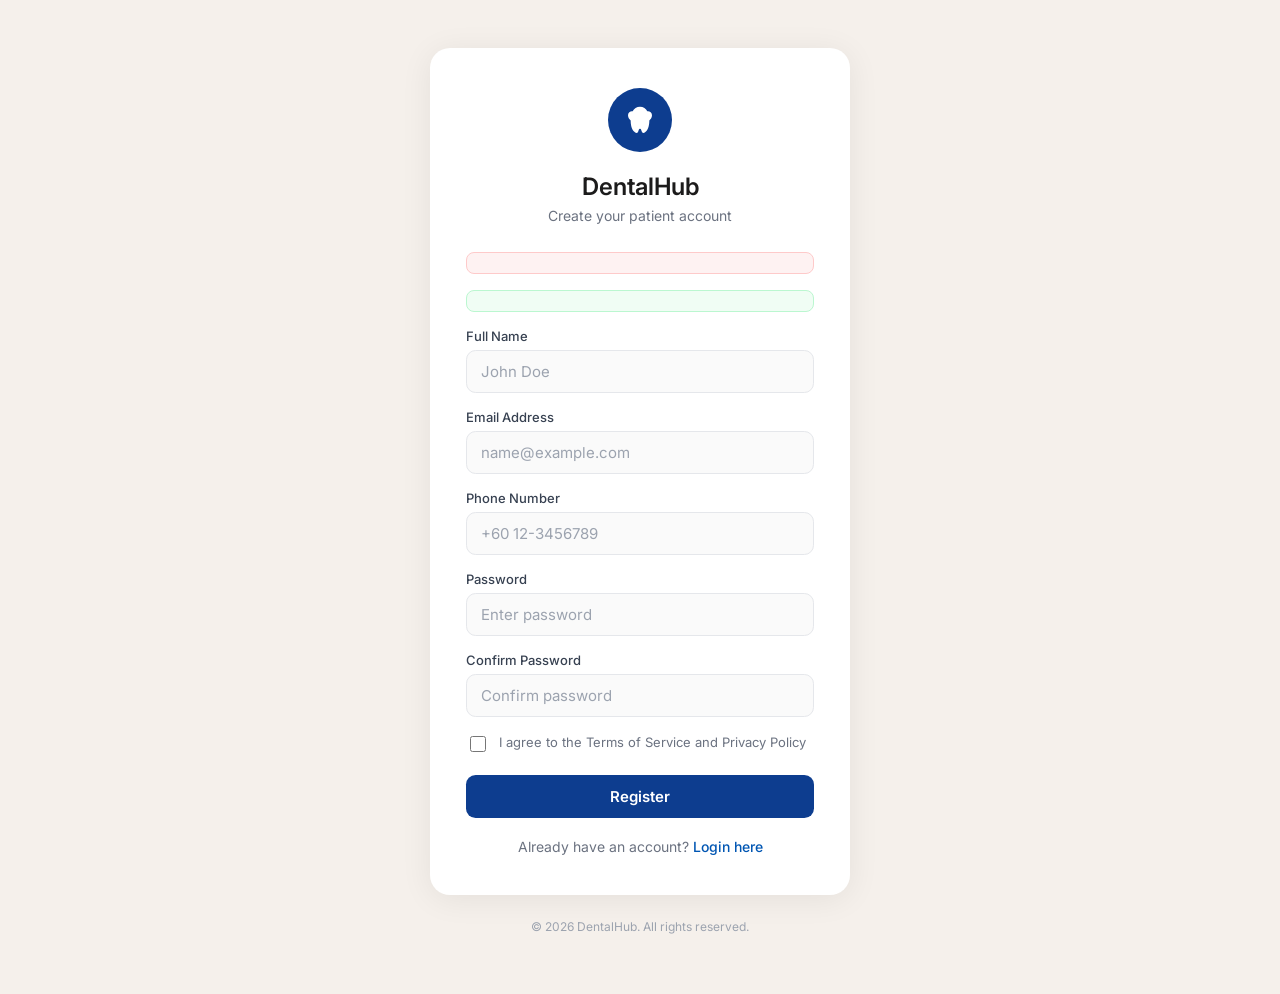
<file: src/main/resources/templates/register.html>
<!DOCTYPE html>
<html xmlns="http://www.w3.org/1999/xhtml"
      xmlns:th="http://www.thymeleaf.org"
      lang="en">
<head>
    <meta charset="UTF-8">
    <meta name="viewport" content="width=device-width, initial-scale=1.0">
    <title>Register - DentalHub</title>
    <link rel="preconnect" href="https://fonts.googleapis.com">
    <link rel="preconnect" href="https://fonts.gstatic.com" crossorigin>
    <link href="https://fonts.googleapis.com/css2?family=Inter:wght@400;500;600&display=swap" rel="stylesheet">
    <link rel="stylesheet" th:href="@{/css/style.css}">
    <style>
        body {
            min-height: 100vh;
            display: flex;
            align-items: center;
            justify-content: center;
            background-color: #f5f0eb;
            font-family: 'Inter', sans-serif;
            padding: 40px 20px;
            box-sizing: border-box;
        }

        .register-wrapper {
            width: 100%;
            max-width: 420px;
        }

        .register-card {
            background: #ffffff;
            border-radius: 1.25rem;
            padding: 40px 36px;
            box-shadow: 0 4px 32px rgba(0, 0, 0, 0.07);
        }

        .logo-circle {
            width: 64px;
            height: 64px;
            background-color: #0d3d8f;
            border-radius: 50%;
            display: flex;
            align-items: center;
            justify-content: center;
            margin: 0 auto 20px;
        }

        .logo-circle svg {
            width: 32px;
            height: 32px;
            fill: white;
        }

        .register-card h1 {
            font-size: 24px;
            font-weight: 600;
            color: #1c1b1b;
            margin: 0 0 6px;
            text-align: center;
        }

        .register-card .subtitle {
            font-size: 14px;
            color: #6b7280;
            margin: 0 0 28px;
            text-align: center;
        }

        .form-group {
            margin-bottom: 16px;
        }

        .form-group label {
            display: block;
            font-size: 13px;
            font-weight: 500;
            color: #374151;
            margin-bottom: 6px;
        }

        .form-group input[type="text"],
        .form-group input[type="email"],
        .form-group input[type="password"] {
            width: 100%;
            padding: 11px 14px;
            border: 1.5px solid #e5e7eb;
            border-radius: 0.6rem;
            font-size: 15px;
            color: #1c1b1b;
            background: #fafafa;
            box-sizing: border-box;
            transition: border-color 0.2s;
            outline: none;
            font-family: 'Inter', sans-serif;
        }

        .form-group input:focus {
            border-color: #0056b3;
            background: #fff;
        }

        .form-group input::placeholder {
            color: #9ca3af;
        }

        .terms-group {
            display: flex;
            align-items: flex-start;
            gap: 10px;
            margin-bottom: 20px;
        }

        .terms-group input[type="checkbox"] {
            margin-top: 3px;
            width: 16px;
            height: 16px;
            accent-color: #0d3d8f;
            flex-shrink: 0;
            cursor: pointer;
        }

        .terms-group label {
            font-size: 13px;
            color: #6b7280;
            line-height: 1.5;
            cursor: pointer;
        }

        .btn-register {
            width: 100%;
            padding: 12px;
            background-color: #0d3d8f;
            color: white;
            font-size: 15px;
            font-weight: 600;
            border: none;
            border-radius: 0.6rem;
            cursor: pointer;
            font-family: 'Inter', sans-serif;
            transition: background-color 0.2s;
        }

        .btn-register:hover {
            background-color: #0a3070;
        }

        .error {
            background: #fef2f2;
            border: 1px solid #fecaca;
            color: #b91c1c;
            border-radius: 0.5rem;
            padding: 10px 14px;
            font-size: 13px;
            margin-bottom: 16px;
        }

        .success {
            background: #f0fdf4;
            border: 1px solid #bbf7d0;
            color: #15803d;
            border-radius: 0.5rem;
            padding: 10px 14px;
            font-size: 13px;
            margin-bottom: 16px;
        }

        .login-link {
            font-size: 14px;
            color: #6b7280;
            text-align: center;
            margin: 20px 0 0;
        }

        .login-link a {
            color: #0056b3;
            font-weight: 500;
            text-decoration: none;
        }

        .login-link a:hover {
            text-decoration: underline;
        }

        .footer-text {
            text-align: center;
            margin-top: 24px;
            font-size: 12px;
            color: #9ca3af;
        }
    </style>
</head>
<body>
<div class="register-wrapper">
    <div class="register-card">

        <!-- Logo -->
        <div class="logo-circle">
            <svg viewBox="0 0 24 24" xmlns="http://www.w3.org/2000/svg">
                <path d="M12 2C9.5 2 7.5 3.5 6.5 5.5C5.2 5.2 3 6 3 8.5C3 10.5 4.2 11.8 5 12.3C5 15 5.5 19 8 21C9 22 10 22 10.5 21C11 20 11 18.5 12 18.5C13 18.5 13 20 13.5 21C14 22 15 22 16 21C18.5 19 19 15 19 12.3C19.8 11.8 21 10.5 21 8.5C21 6 18.8 5.2 17.5 5.5C16.5 3.5 14.5 2 12 2Z"/>
            </svg>
        </div>

        <h1>DentalHub</h1>
        <p class="subtitle">Create your patient account</p>

        <form th:action="@{/patients/register}" method="post" th:object="${patient}">

            <p th:if="${error}" th:text="${error}" class="error"></p>
            <p th:if="${success}" th:text="${success}" class="success"></p>

            <div class="form-group">
                <label for="fullName">Full Name</label>
                <input type="text" id="fullName" th:field="*{fullName}" placeholder="John Doe" required>
            </div>

            <div class="form-group">
                <label for="email">Email Address</label>
                <input type="email" id="email" th:field="*{email}" placeholder="name@example.com" required>
            </div>

            <div class="form-group">
                <label for="phoneNumber">Phone Number</label>
                <input type="text" id="phoneNumber" th:field="*{phoneNumber}" placeholder="+60 12-3456789" required>
            </div>

            <div class="form-group">
                <label for="password">Password</label>
                <input type="password" id="password" th:field="*{password}" placeholder="Enter password" required>
            </div>

            <div class="form-group">
                <label for="confirmPassword">Confirm Password</label>
                <input type="password" id="confirmPassword" placeholder="Confirm password" required>
            </div>

            <div class="terms-group">
                <input type="checkbox" id="terms" required>
                <label for="terms">I agree to the Terms of Service and Privacy Policy</label>
            </div>

            <button type="submit" class="btn-register">Register</button>
        </form>

        <p class="login-link">Already have an account? <a th:href="@{/patients/login}">Login here</a></p>
    </div>

    <p class="footer-text">© 2026 DentalHub. All rights reserved.</p>
</div>
</body>
</html>
</file>
